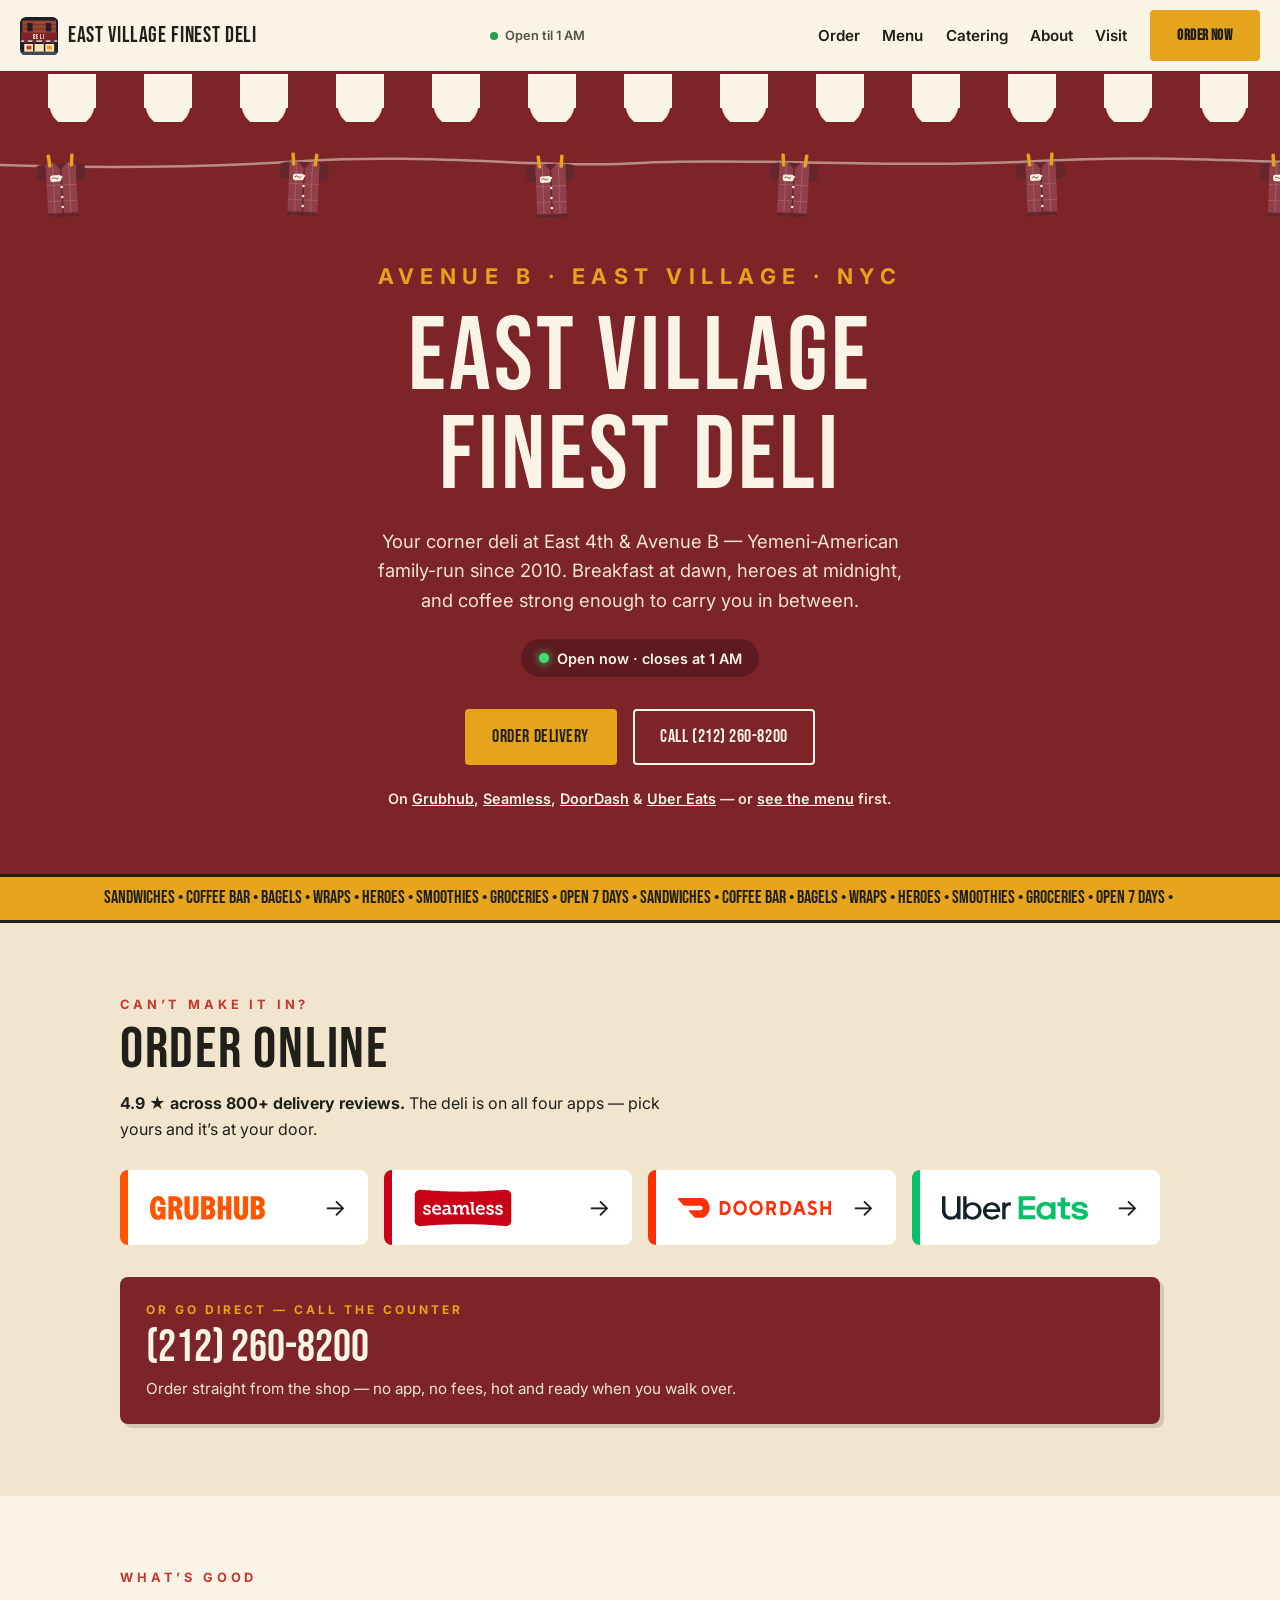
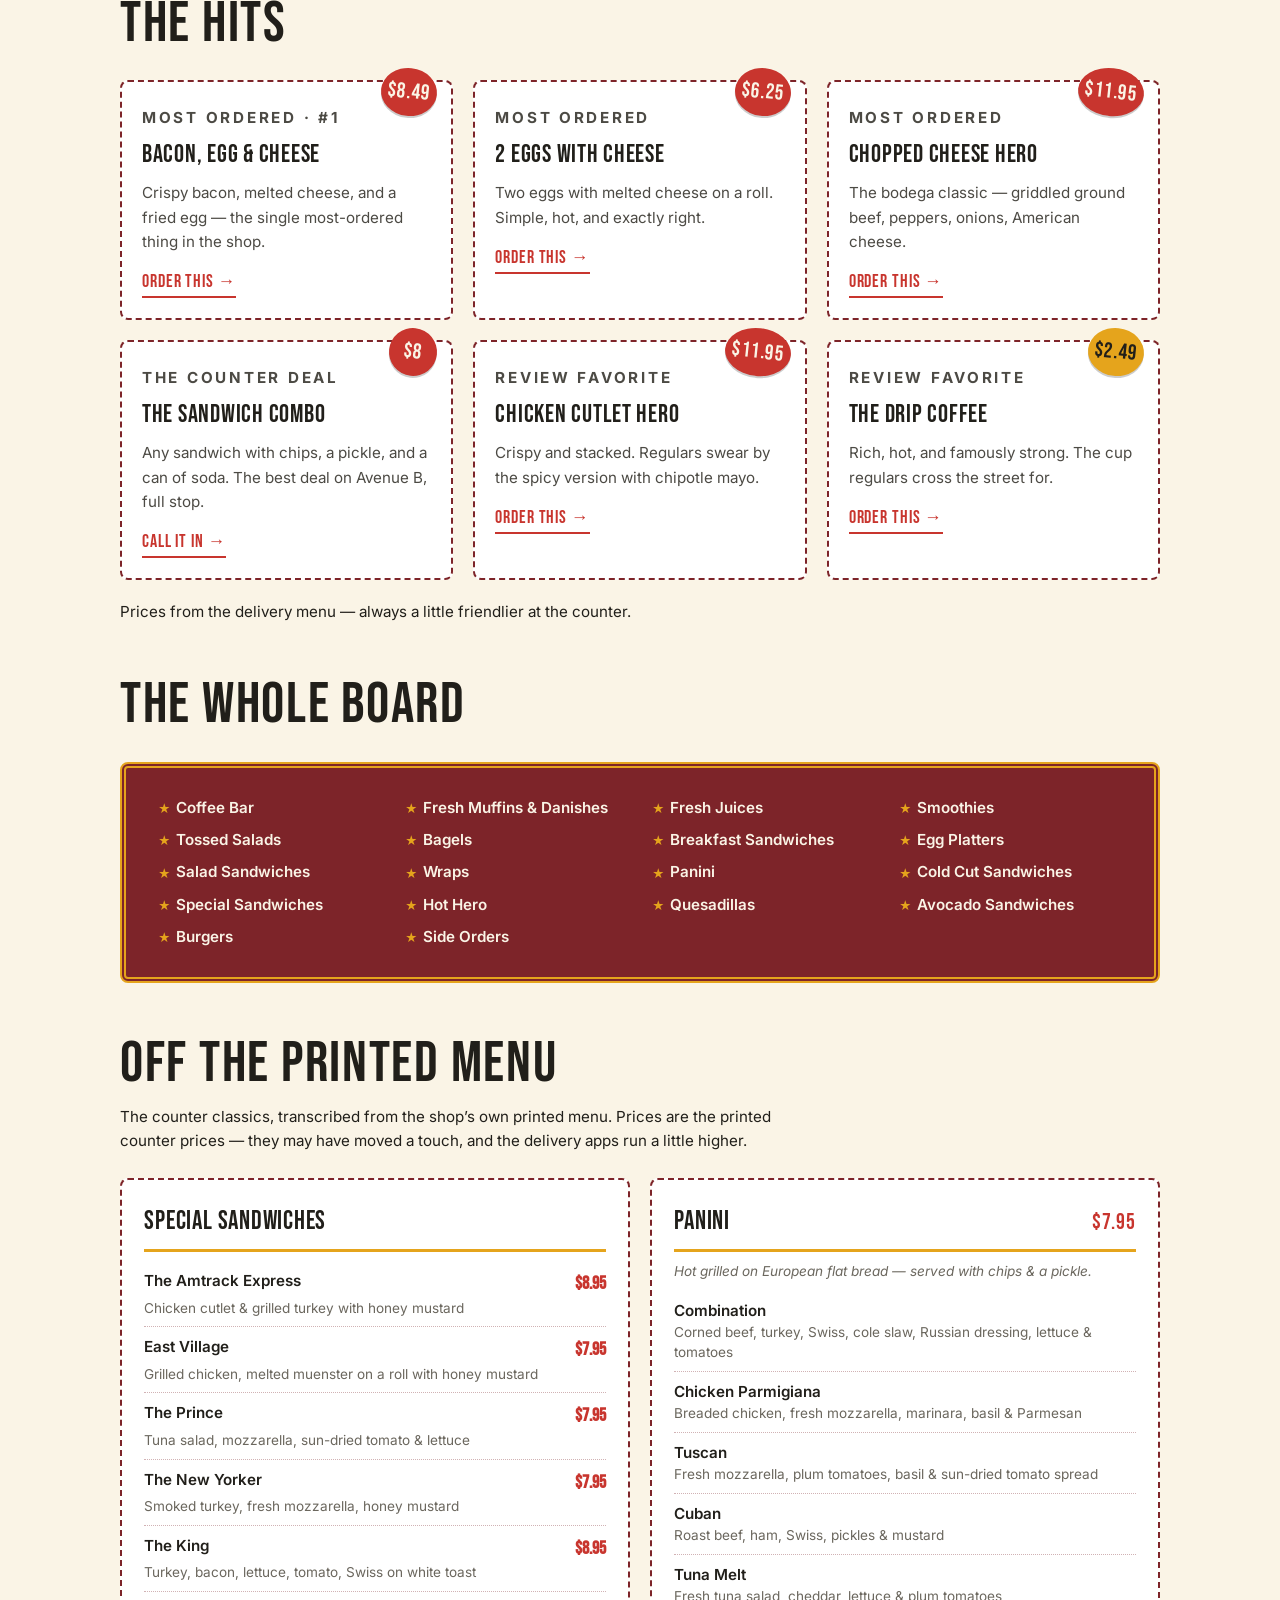
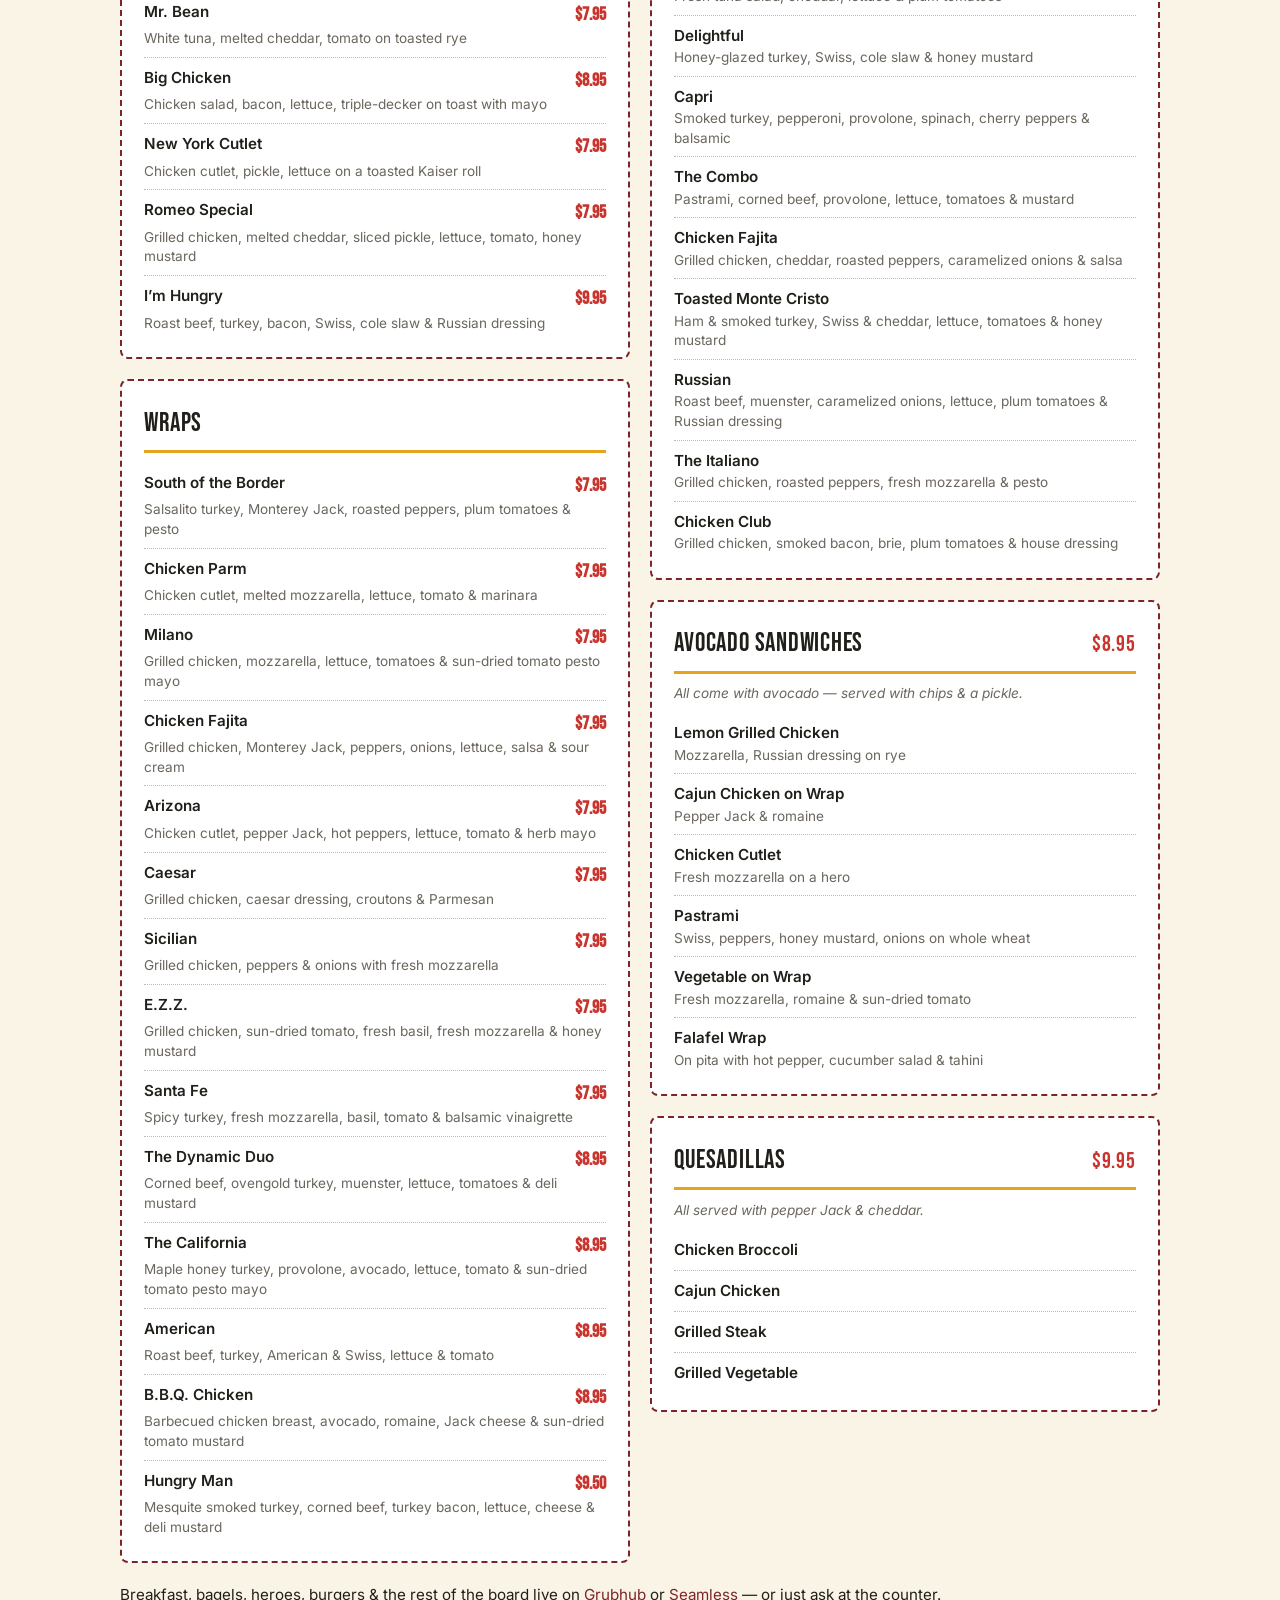
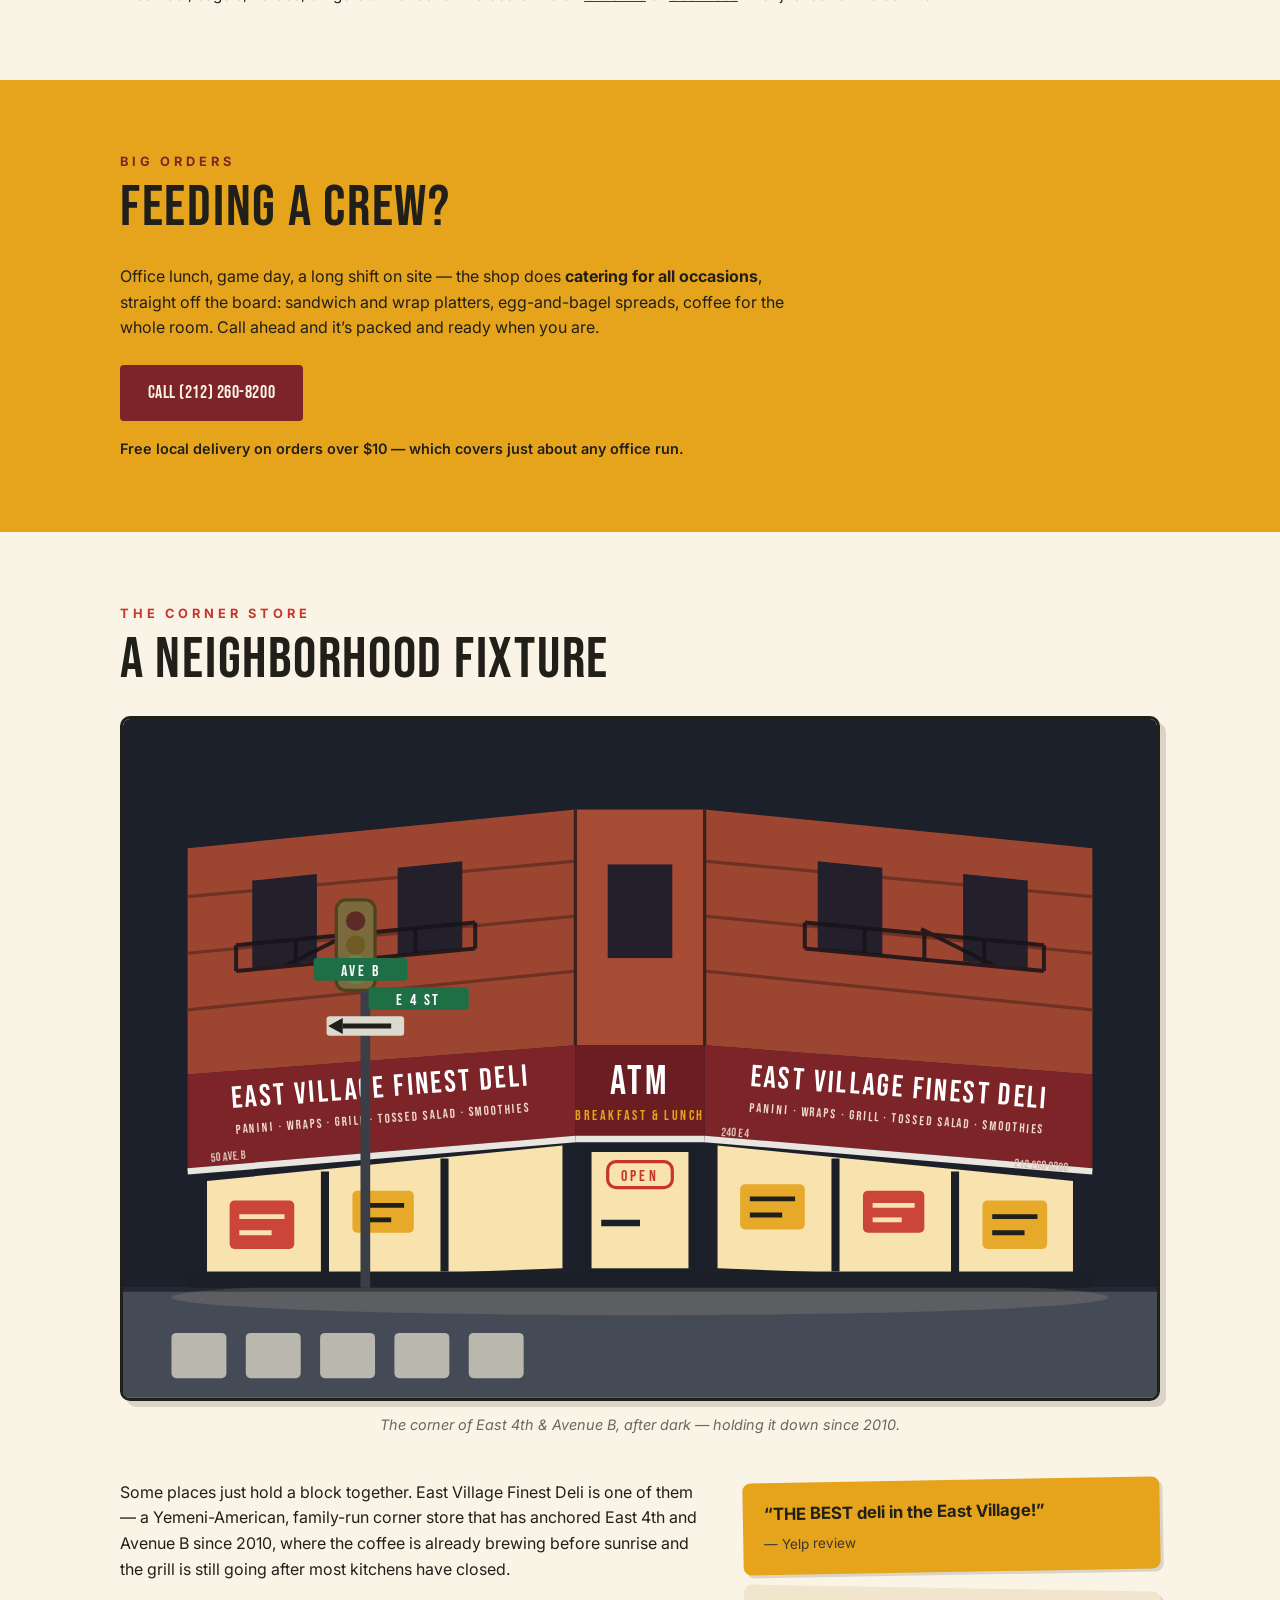
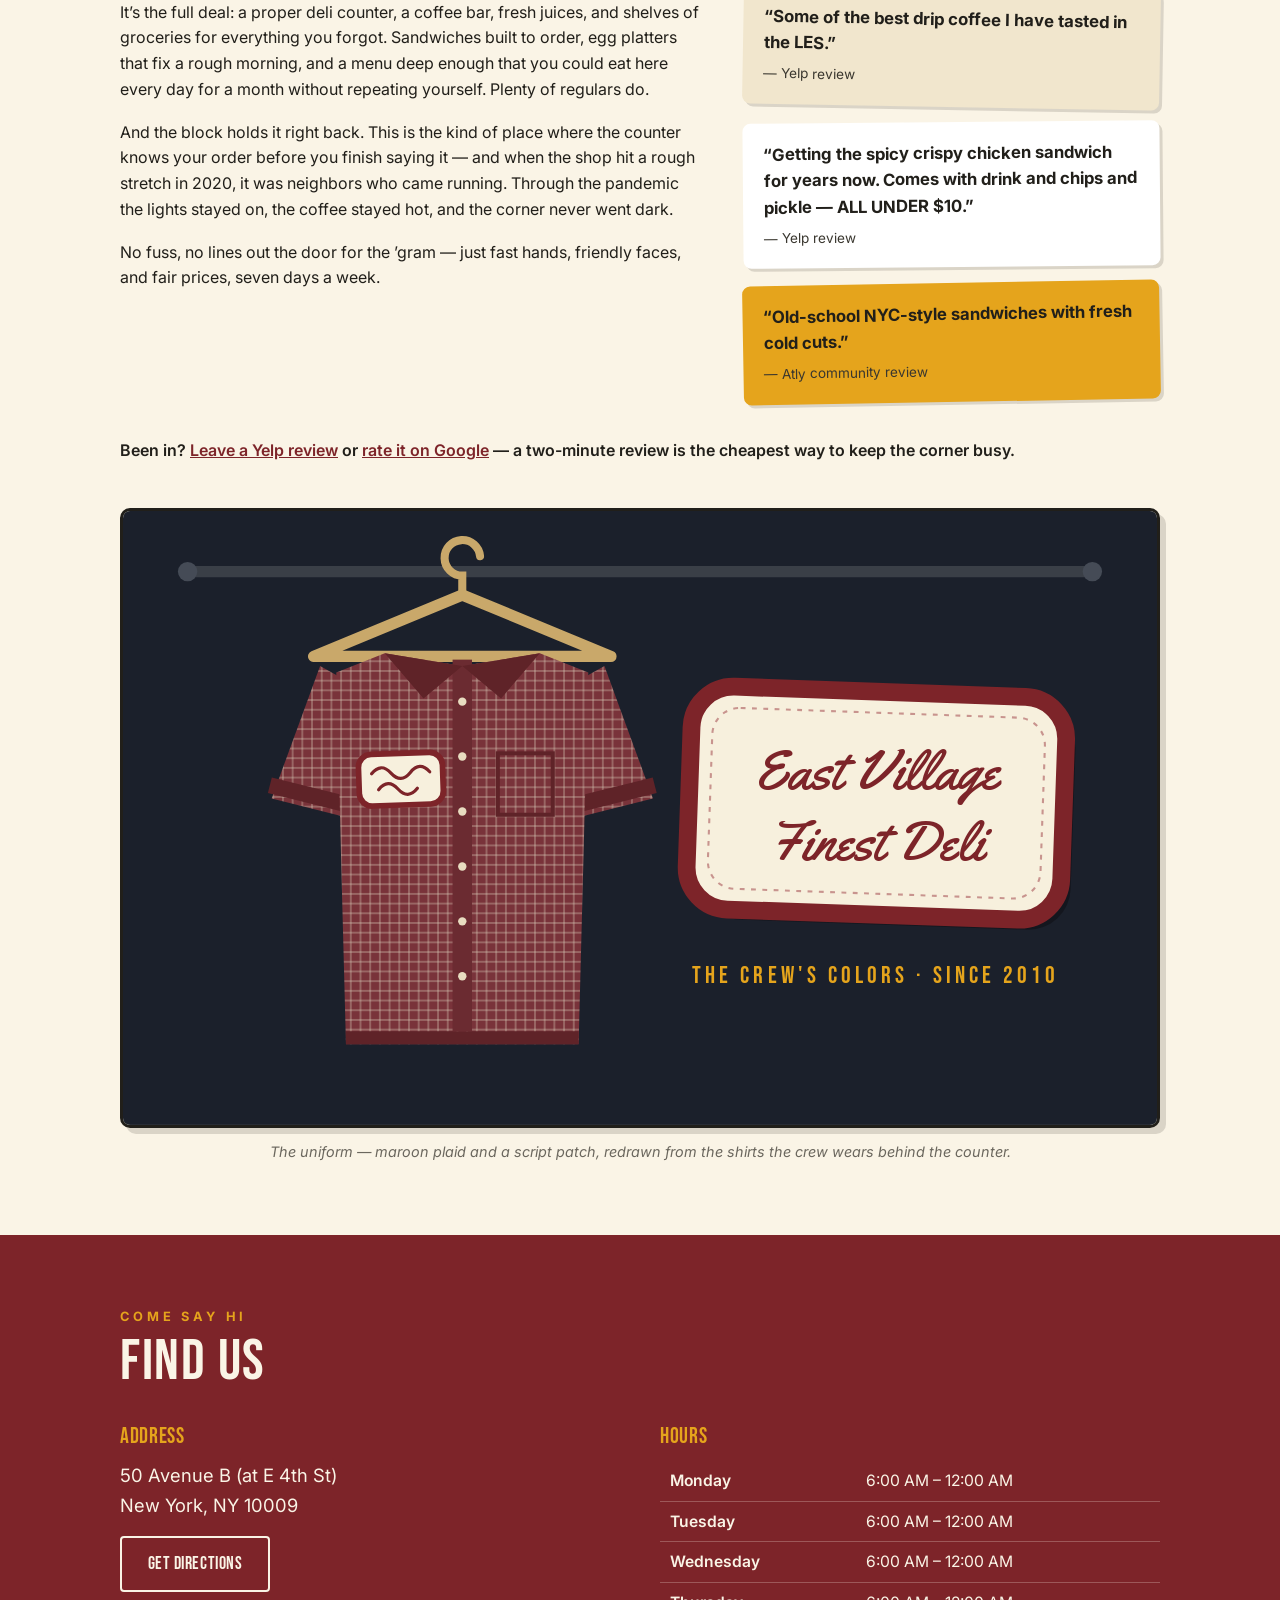
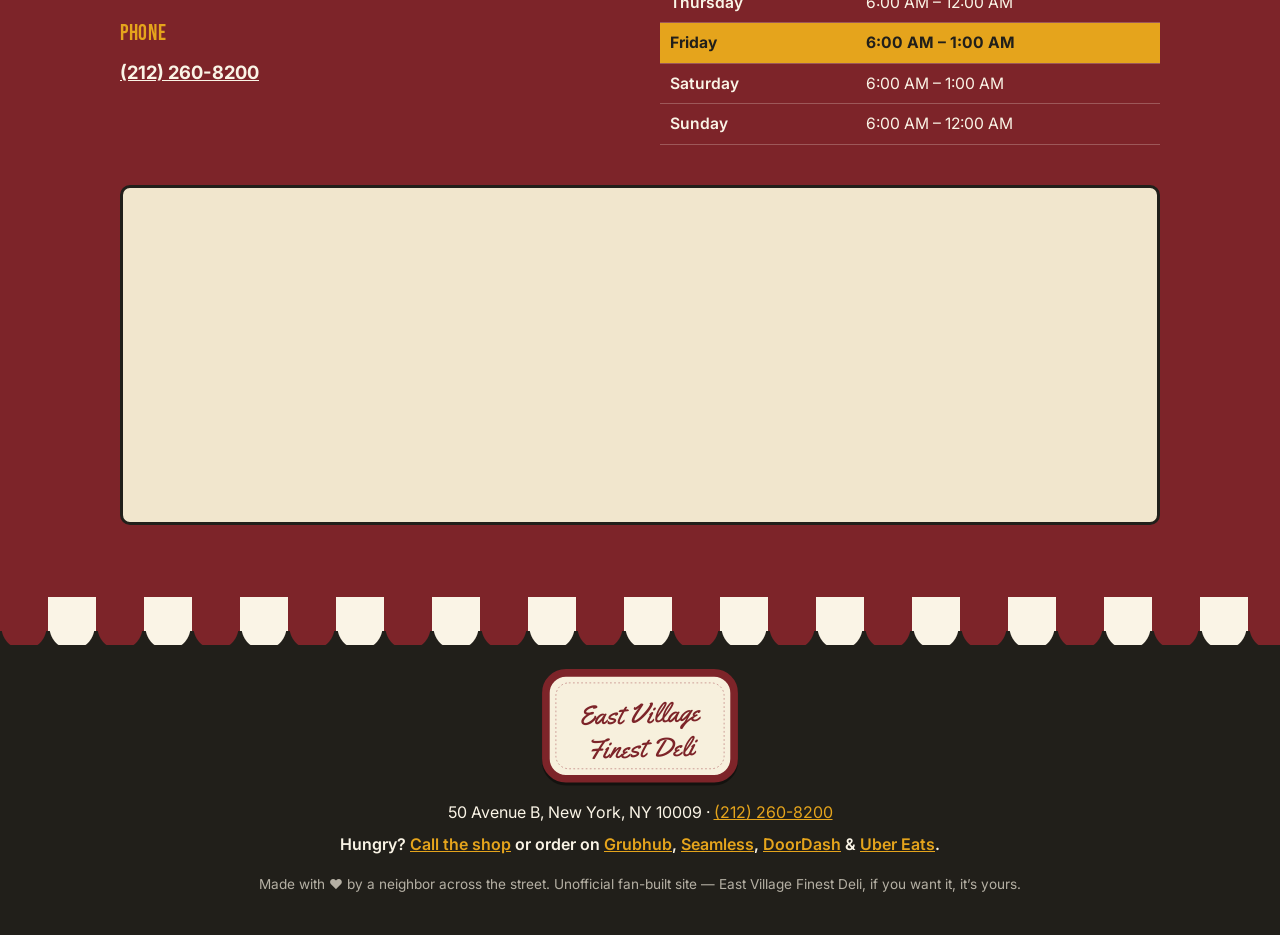
<file: index.html>
<!DOCTYPE html>
<html lang="en">
<head>
  <meta charset="UTF-8">
  <meta name="viewport" content="width=device-width, initial-scale=1.0">
  <title>East Village Finest Deli · 50 Avenue B, NYC</title>
  <meta name="description" content="East Village Finest Deli — Yemeni-American family-run corner deli at E 4th &amp; Avenue B, NYC, since 2010. Breakfast sandwiches, heroes, wraps, strong coffee, and the famous $8 sandwich combo. Open early, open late, seven days a week.">
  <meta property="og:title" content="East Village Finest Deli">
  <meta property="og:description" content="Family-run corner deli at E 4th &amp; Avenue B since 2010. Sandwiches, coffee, groceries — open 6 AM to midnight (later on weekends).">
  <meta property="og:type" content="website">
  <meta property="og:url" content="https://bjornswanson0.github.io/east-village-finest-deli/">
  <meta property="og:image" content="https://bjornswanson0.github.io/east-village-finest-deli/assets/og-image.png">
  <meta property="og:image:width" content="1200">
  <meta property="og:image:height" content="630">
  <meta name="twitter:card" content="summary_large_image">
  <link rel="icon" type="image/svg+xml" href="assets/favicon.svg">
  <link rel="apple-touch-icon" href="assets/icons/apple-touch-icon.png">
  <link rel="manifest" href="manifest.json">
  <meta name="theme-color" content="#7d2429">
  <link rel="preconnect" href="https://fonts.googleapis.com">
  <link rel="preconnect" href="https://fonts.gstatic.com" crossorigin>
  <link href="https://fonts.googleapis.com/css2?family=Bebas+Neue&family=Inter:wght@400;600;700&family=Yellowtail&display=swap" rel="stylesheet">
  <link rel="stylesheet" href="styles.css">
  <script type="application/ld+json">
  {
    "@context": "https://schema.org",
    "@type": "Restaurant",
    "name": "East Village Finest Deli",
    "servesCuisine": "Deli",
    "telephone": "+1-212-260-8200",
    "address": {
      "@type": "PostalAddress",
      "streetAddress": "50 Avenue B",
      "addressLocality": "New York",
      "addressRegion": "NY",
      "postalCode": "10009",
      "addressCountry": "US"
    },
    "openingHoursSpecification": [
      {
        "@type": "OpeningHoursSpecification",
        "dayOfWeek": ["Sunday", "Monday", "Tuesday", "Wednesday", "Thursday"],
        "opens": "06:00",
        "closes": "00:00"
      },
      {
        "@type": "OpeningHoursSpecification",
        "dayOfWeek": ["Friday", "Saturday"],
        "opens": "06:00",
        "closes": "01:00"
      }
    ],
    "url": "https://bjornswanson0.github.io/east-village-finest-deli/",
    "menu": "https://bjornswanson0.github.io/east-village-finest-deli/#menu",
    "sameAs": [
      "https://www.yelp.com/biz/east-village-finest-deli-new-york",
      "https://www.tripadvisor.com/Restaurant_Review-g60763-d4868355-Reviews-East_Village_Finest_Deli-New_York_City_New_York.html",
      "https://www.grubhub.com/restaurant/east-village-finest-deli-50-avenue-b-new-york/2266846",
      "https://www.seamless.com/menu/east-village-finest-deli-50-avenue-b-new-york/2266846",
      "https://www.doordash.com/store/east-village-finest-deli-new-york-545429/",
      "https://www.ubereats.com/store/east-village-finest-deli/pnjrsppMQqGb7pFQu2CI8g"
    ],
    "potentialAction": {
      "@type": "OrderAction",
      "target": [
        "https://www.grubhub.com/restaurant/east-village-finest-deli-50-avenue-b-new-york/2266846",
        "https://www.seamless.com/menu/east-village-finest-deli-50-avenue-b-new-york/2266846",
        "https://www.doordash.com/store/east-village-finest-deli-new-york-545429/",
        "https://www.ubereats.com/store/east-village-finest-deli/pnjrsppMQqGb7pFQu2CI8g"
      ]
    },
    "foundingDate": "2010",
    "priceRange": "$"
  }
  </script>
</head>
<body>

  <a class="skip-link" href="#top">Skip to content</a>

  <header class="site-nav" id="site-nav">
    <a class="brand" href="#top">
      <svg class="brand-badge" viewBox="0 0 64 64" aria-hidden="true" focusable="false">
        <defs>
          <clipPath id="brand-badge-clip"><rect width="64" height="64" rx="10"/></clipPath>
        </defs>
        <g clip-path="url(#brand-badge-clip)">
          <!-- night sky -->
          <rect width="64" height="64" fill="#1b202b"/>
          <!-- brick face -->
          <rect x="4" y="6" width="56" height="22" fill="#9c4530"/>
          <line x1="4" y1="13" x2="60" y2="13" stroke="#6f3122" stroke-width="1.5"/>
          <line x1="4" y1="20" x2="60" y2="20" stroke="#6f3122" stroke-width="1.5"/>
          <rect x="12" y="10" width="9" height="14" fill="#23202b"/>
          <rect x="43" y="10" width="9" height="14" fill="#23202b"/>
          <!-- awning with lettering and trim -->
          <rect x="2" y="26" width="60" height="13" fill="#7d2429"/>
          <text x="32" y="36.5" text-anchor="middle" font-family="Bebas Neue, 'Arial Narrow', sans-serif" font-size="10" letter-spacing="2" fill="#ffffff">DELI</text>
          <rect x="2" y="39" width="60" height="2.5" fill="#e8e6df"/>
          <g fill="#7d2429">
            <circle cx="10" cy="41" r="3.5"/>
            <circle cx="24" cy="41" r="3.5"/>
            <circle cx="40" cy="41" r="3.5"/>
            <circle cx="54" cy="41" r="3.5"/>
          </g>
          <!-- glowing storefront windows -->
          <rect x="7" y="45" width="50" height="13" fill="#f8e2ae"/>
          <line x1="23" y1="45" x2="23" y2="58" stroke="#1a1f28" stroke-width="2.5"/>
          <line x1="41" y1="45" x2="41" y2="58" stroke="#1a1f28" stroke-width="2.5"/>
          <rect x="11" y="48" width="8" height="6" rx="1" fill="#c8352e"/>
          <rect x="45" y="48" width="8" height="6" rx="1" fill="#e5a41c"/>
          <!-- sidewalk -->
          <rect x="0" y="58" width="64" height="6" fill="#454b56"/>
        </g>
      </svg>
      <span class="brand-name">East Village Finest Deli</span>
    </a>
    <span class="nav-status" id="nav-status" hidden>
      <span class="status-dot" aria-hidden="true"></span>
      <span id="nav-status-text"></span>
    </span>
    <nav class="nav-links" id="nav-links" aria-label="Main navigation">
      <a href="#order">Order</a>
      <a href="#menu">Menu</a>
      <a href="#catering">Catering</a>
      <a href="#about">About</a>
      <a href="#visit">Visit</a>
      <a class="btn btn-solid nav-cta" href="#order">Order Now</a>
    </nav>
    <button class="nav-toggle" id="nav-toggle" aria-label="Toggle menu" aria-expanded="false" aria-controls="nav-links">
      <span></span><span></span><span></span>
    </button>
  </header>

  <main id="top">

    <!-- ============ HERO ============ -->
    <section class="hero">
      <div class="awning" aria-hidden="true"></div>
      <div class="hero-line" aria-hidden="true">
        <svg viewBox="0 0 1440 96" preserveAspectRatio="xMidYMid slice" focusable="false">
          <defs>
            <g id="pin-shirt">
              <polygon points="-24,4 -15,2 -15,20 -24,18" fill="#63262c"/>
              <polygon points="24,4 15,2 15,20 24,18" fill="#63262c"/>
              <rect x="-15" y="2" width="30" height="54" rx="3" fill="#914049"/>
              <g stroke="#f2e6d4" stroke-width="1" opacity="0.18">
                <line x1="-8" y1="2" x2="-8" y2="56"/>
                <line x1="8" y1="2" x2="8" y2="56"/>
                <line x1="-15" y1="24" x2="15" y2="24"/>
                <line x1="-15" y1="40" x2="15" y2="40"/>
              </g>
              <rect x="-15" y="52" width="30" height="4" fill="#63262c"/>
              <line x1="0" y1="9" x2="0" y2="52" stroke="#63262c" stroke-width="1.5"/>
              <g fill="#f2e6d4">
                <circle cx="0" cy="16" r="1.3"/><circle cx="0" cy="26" r="1.3"/><circle cx="0" cy="36" r="1.3"/><circle cx="0" cy="46" r="1.3"/>
              </g>
              <polygon points="-6,2 6,2 0,9" fill="#63262c"/>
              <g transform="rotate(-2 -5.5 17)">
                <rect x="-11" y="14" width="11" height="6.5" rx="2" fill="#f7f0dd"/>
                <path d="M-9 17 q1.5 -1.8 3 0 t3 0" fill="none" stroke="#7d2429" stroke-width="0.8" stroke-linecap="round"/>
              </g>
              <rect x="-13" y="-7" width="3.5" height="13" rx="1.2" fill="#e5a41c" transform="rotate(-6 -11 0)"/>
              <rect x="9.5" y="-7" width="3.5" height="13" rx="1.2" fill="#e5a41c" transform="rotate(6 11 0)"/>
            </g>
          </defs>
          <path d="M0 30 C120 38 260 38 385 30 S 630 38 720 32 S 980 38 1120 30 S 1380 36 1440 30" fill="none" stroke="rgba(250,244,230,0.5)" stroke-width="2.5"/>
          <g class="sway" transform="translate(140 30)"><use href="#pin-shirt" transform="rotate(-3)"/></g>
          <g class="sway" transform="translate(385 29)"><use href="#pin-shirt" transform="rotate(2.5)"/></g>
          <g class="sway" transform="translate(630 31)"><use href="#pin-shirt" transform="rotate(-2)"/></g>
          <g class="sway" transform="translate(875 30)"><use href="#pin-shirt" transform="rotate(3)"/></g>
          <g class="sway" transform="translate(1120 29)"><use href="#pin-shirt" transform="rotate(-2.5)"/></g>
          <g class="sway" transform="translate(1365 30)"><use href="#pin-shirt" transform="rotate(2)"/></g>
        </svg>
      </div>
      <div class="hero-inner">
        <p class="eyebrow">Avenue B &middot; East Village &middot; NYC</p>
        <h1>East Village<br>Finest Deli</h1>
        <p class="tagline">Your corner deli at East 4th &amp; Avenue B &mdash; Yemeni-American family-run since 2010. Breakfast at dawn, heroes at midnight, and coffee strong enough to carry you in between.</p>
        <p class="open-status" id="open-status" aria-live="polite">
          <span class="status-dot" aria-hidden="true"></span>
          <span id="open-status-text">Open 6 AM &ndash; midnight &middot; later on weekends</span>
        </p>
        <div class="hero-ctas">
          <a class="btn btn-solid" href="#order">Order Delivery</a>
          <a class="btn btn-outline" href="tel:+12122608200">Call (212) 260-8200</a>
        </div>
        <p class="hero-apps">On <a href="https://www.grubhub.com/restaurant/east-village-finest-deli-50-avenue-b-new-york/2266846" target="_blank" rel="noopener">Grubhub</a>, <a href="https://www.seamless.com/menu/east-village-finest-deli-50-avenue-b-new-york/2266846" target="_blank" rel="noopener">Seamless</a>, <a href="https://www.doordash.com/store/east-village-finest-deli-new-york-545429/" target="_blank" rel="noopener">DoorDash</a> &amp; <a href="https://www.ubereats.com/store/east-village-finest-deli/pnjrsppMQqGb7pFQu2CI8g" target="_blank" rel="noopener">Uber Eats</a> &mdash; or <a href="#menu">see the menu</a> first.</p>
      </div>
      <div class="hero-ticker" aria-hidden="true">
        <div class="ticker-track">
          <span>Sandwiches &bull; Coffee Bar &bull; Bagels &bull; Wraps &bull; Heroes &bull; Smoothies &bull; Groceries &bull; Open 7 Days &bull;&nbsp;</span><span>Sandwiches &bull; Coffee Bar &bull; Bagels &bull; Wraps &bull; Heroes &bull; Smoothies &bull; Groceries &bull; Open 7 Days &bull;&nbsp;</span>
        </div>
      </div>
    </section>

    <!-- ============ ORDER ============ -->
    <section class="section order" id="order">
      <div class="section-inner">
        <p class="section-eyebrow">Can&rsquo;t Make It In?</p>
        <h2>Order Online</h2>
        <p class="section-lede"><strong>4.9 &#9733; across 800+ delivery reviews.</strong> The deli is on all four apps &mdash; pick yours and it&rsquo;s at your door.</p>
        <div class="order-grid">
          <a class="order-card grubhub" href="https://www.grubhub.com/restaurant/east-village-finest-deli-50-avenue-b-new-york/2266846" target="_blank" rel="noopener">
            <img class="order-logo" src="assets/logos/grubhub.svg" alt="Grubhub">
            <span class="order-arrow" aria-hidden="true">&rarr;</span>
          </a>
          <a class="order-card seamless" href="https://www.seamless.com/menu/east-village-finest-deli-50-avenue-b-new-york/2266846" target="_blank" rel="noopener">
            <img class="order-logo" src="assets/logos/seamless.svg" alt="Seamless">
            <span class="order-arrow" aria-hidden="true">&rarr;</span>
          </a>
          <a class="order-card doordash" href="https://www.doordash.com/store/east-village-finest-deli-new-york-545429/" target="_blank" rel="noopener">
            <img class="order-logo" src="assets/logos/doordash.svg" alt="DoorDash">
            <span class="order-arrow" aria-hidden="true">&rarr;</span>
          </a>
          <a class="order-card ubereats" href="https://www.ubereats.com/store/east-village-finest-deli/pnjrsppMQqGb7pFQu2CI8g" target="_blank" rel="noopener">
            <img class="order-logo" src="assets/logos/ubereats.svg" alt="Uber Eats">
            <span class="order-arrow" aria-hidden="true">&rarr;</span>
          </a>
        </div>
        <a class="call-direct" href="tel:+12122608200">
          <span class="call-direct-label">Or go direct &mdash; call the counter</span>
          <strong class="call-direct-number">(212) 260-8200</strong>
          <span class="call-direct-note">Order straight from the shop &mdash; no app, no fees, hot and ready when you walk over.</span>
        </a>
      </div>
    </section>

    <!-- ============ MENU ============ -->
    <section class="section menu" id="menu">
      <div class="section-inner">
        <p class="section-eyebrow">What&rsquo;s Good</p>
        <h2>The Hits</h2>
        <div class="signature-grid">
          <article class="signature-card">
            <span class="price-tag">$8.49</span>
            <p class="card-label">Most Ordered &middot; #1</p>
            <h3>Bacon, Egg &amp; Cheese</h3>
            <p>Crispy bacon, melted cheese, and a fried egg &mdash; the single most-ordered thing in the shop.</p>
            <a class="card-order" href="https://www.grubhub.com/restaurant/east-village-finest-deli-50-avenue-b-new-york/2266846" target="_blank" rel="noopener" aria-label="Order the Bacon, Egg &amp; Cheese on Grubhub">Order this <span aria-hidden="true">&rarr;</span></a>
          </article>
          <article class="signature-card">
            <span class="price-tag">$6.25</span>
            <p class="card-label">Most Ordered</p>
            <h3>2 Eggs with Cheese</h3>
            <p>Two eggs with melted cheese on a roll. Simple, hot, and exactly right.</p>
            <a class="card-order" href="https://www.grubhub.com/restaurant/east-village-finest-deli-50-avenue-b-new-york/2266846" target="_blank" rel="noopener" aria-label="Order the 2 Eggs with Cheese on Grubhub">Order this <span aria-hidden="true">&rarr;</span></a>
          </article>
          <article class="signature-card">
            <span class="price-tag">$11.95</span>
            <p class="card-label">Most Ordered</p>
            <h3>Chopped Cheese Hero</h3>
            <p>The bodega classic &mdash; griddled ground beef, peppers, onions, American cheese.</p>
            <a class="card-order" href="https://www.grubhub.com/restaurant/east-village-finest-deli-50-avenue-b-new-york/2266846" target="_blank" rel="noopener" aria-label="Order the Chopped Cheese Hero on Grubhub">Order this <span aria-hidden="true">&rarr;</span></a>
          </article>
          <article class="signature-card">
            <span class="price-tag">$8</span>
            <p class="card-label">The Counter Deal</p>
            <h3>The Sandwich Combo</h3>
            <p>Any sandwich with chips, a pickle, and a can of soda. The best deal on Avenue B, full stop.</p>
            <a class="card-order" href="tel:+12122608200" aria-label="Call the deli to get the Sandwich Combo — it&rsquo;s a counter deal">Call it in <span aria-hidden="true">&rarr;</span></a>
          </article>
          <article class="signature-card">
            <span class="price-tag">$11.95</span>
            <p class="card-label">Review Favorite</p>
            <h3>Chicken Cutlet Hero</h3>
            <p>Crispy and stacked. Regulars swear by the spicy version with chipotle mayo.</p>
            <a class="card-order" href="https://www.grubhub.com/restaurant/east-village-finest-deli-50-avenue-b-new-york/2266846" target="_blank" rel="noopener" aria-label="Order the Chicken Cutlet Hero on Grubhub">Order this <span aria-hidden="true">&rarr;</span></a>
          </article>
          <article class="signature-card">
            <span class="price-tag star">$2.49</span>
            <p class="card-label">Review Favorite</p>
            <h3>The Drip Coffee</h3>
            <p>Rich, hot, and famously strong. The cup regulars cross the street for.</p>
            <a class="card-order" href="https://www.grubhub.com/restaurant/east-village-finest-deli-50-avenue-b-new-york/2266846" target="_blank" rel="noopener" aria-label="Order the Drip Coffee on Grubhub">Order this <span aria-hidden="true">&rarr;</span></a>
          </article>
        </div>
        <p class="menu-note">Prices from the delivery menu &mdash; always a little friendlier at the counter.</p>

        <h2 class="board-title">The Whole Board</h2>
        <ul class="category-grid">
          <li>Coffee Bar</li>
          <li>Fresh Muffins &amp; Danishes</li>
          <li>Fresh Juices</li>
          <li>Smoothies</li>
          <li>Tossed Salads</li>
          <li>Bagels</li>
          <li>Breakfast Sandwiches</li>
          <li>Egg Platters</li>
          <li>Salad Sandwiches</li>
          <li>Wraps</li>
          <li>Panini</li>
          <li>Cold Cut Sandwiches</li>
          <li>Special Sandwiches</li>
          <li>Hot Hero</li>
          <li>Quesadillas</li>
          <li>Avocado Sandwiches</li>
          <li>Burgers</li>
          <li>Side Orders</li>
        </ul>
        <h2 class="board-title">Off the Printed Menu</h2>
        <p class="menu-lede">The counter classics, transcribed from the shop&rsquo;s own printed menu. Prices are the printed counter prices &mdash; they may have moved a touch, and the delivery apps run a little higher.</p>
        <div class="menu-board">
          <article class="menu-cat">
            <h3>Special Sandwiches</h3>
            <ul class="menu-items">
              <li><p class="mi-line"><span>The Amtrack Express</span><span class="mi-price">$8.95</span></p><p class="mi-desc">Chicken cutlet &amp; grilled turkey with honey mustard</p></li>
              <li><p class="mi-line"><span>East Village</span><span class="mi-price">$7.95</span></p><p class="mi-desc">Grilled chicken, melted muenster on a roll with honey mustard</p></li>
              <li><p class="mi-line"><span>The Prince</span><span class="mi-price">$7.95</span></p><p class="mi-desc">Tuna salad, mozzarella, sun-dried tomato &amp; lettuce</p></li>
              <li><p class="mi-line"><span>The New Yorker</span><span class="mi-price">$7.95</span></p><p class="mi-desc">Smoked turkey, fresh mozzarella, honey mustard</p></li>
              <li><p class="mi-line"><span>The King</span><span class="mi-price">$8.95</span></p><p class="mi-desc">Turkey, bacon, lettuce, tomato, Swiss on white toast</p></li>
              <li><p class="mi-line"><span>Mr. Bean</span><span class="mi-price">$7.95</span></p><p class="mi-desc">White tuna, melted cheddar, tomato on toasted rye</p></li>
              <li><p class="mi-line"><span>Big Chicken</span><span class="mi-price">$8.95</span></p><p class="mi-desc">Chicken salad, bacon, lettuce, triple-decker on toast with mayo</p></li>
              <li><p class="mi-line"><span>New York Cutlet</span><span class="mi-price">$7.95</span></p><p class="mi-desc">Chicken cutlet, pickle, lettuce on a toasted Kaiser roll</p></li>
              <li><p class="mi-line"><span>Romeo Special</span><span class="mi-price">$7.95</span></p><p class="mi-desc">Grilled chicken, melted cheddar, sliced pickle, lettuce, tomato, honey mustard</p></li>
              <li><p class="mi-line"><span>I&rsquo;m Hungry</span><span class="mi-price">$9.95</span></p><p class="mi-desc">Roast beef, turkey, bacon, Swiss, cole slaw &amp; Russian dressing</p></li>
            </ul>
          </article>
          <article class="menu-cat">
            <h3>Wraps</h3>
            <ul class="menu-items">
              <li><p class="mi-line"><span>South of the Border</span><span class="mi-price">$7.95</span></p><p class="mi-desc">Salsalito turkey, Monterey Jack, roasted peppers, plum tomatoes &amp; pesto</p></li>
              <li><p class="mi-line"><span>Chicken Parm</span><span class="mi-price">$7.95</span></p><p class="mi-desc">Chicken cutlet, melted mozzarella, lettuce, tomato &amp; marinara</p></li>
              <li><p class="mi-line"><span>Milano</span><span class="mi-price">$7.95</span></p><p class="mi-desc">Grilled chicken, mozzarella, lettuce, tomatoes &amp; sun-dried tomato pesto mayo</p></li>
              <li><p class="mi-line"><span>Chicken Fajita</span><span class="mi-price">$7.95</span></p><p class="mi-desc">Grilled chicken, Monterey Jack, peppers, onions, lettuce, salsa &amp; sour cream</p></li>
              <li><p class="mi-line"><span>Arizona</span><span class="mi-price">$7.95</span></p><p class="mi-desc">Chicken cutlet, pepper Jack, hot peppers, lettuce, tomato &amp; herb mayo</p></li>
              <li><p class="mi-line"><span>Caesar</span><span class="mi-price">$7.95</span></p><p class="mi-desc">Grilled chicken, caesar dressing, croutons &amp; Parmesan</p></li>
              <li><p class="mi-line"><span>Sicilian</span><span class="mi-price">$7.95</span></p><p class="mi-desc">Grilled chicken, peppers &amp; onions with fresh mozzarella</p></li>
              <li><p class="mi-line"><span>E.Z.Z.</span><span class="mi-price">$7.95</span></p><p class="mi-desc">Grilled chicken, sun-dried tomato, fresh basil, fresh mozzarella &amp; honey mustard</p></li>
              <li><p class="mi-line"><span>Santa Fe</span><span class="mi-price">$7.95</span></p><p class="mi-desc">Spicy turkey, fresh mozzarella, basil, tomato &amp; balsamic vinaigrette</p></li>
              <li><p class="mi-line"><span>The Dynamic Duo</span><span class="mi-price">$8.95</span></p><p class="mi-desc">Corned beef, ovengold turkey, muenster, lettuce, tomatoes &amp; deli mustard</p></li>
              <li><p class="mi-line"><span>The California</span><span class="mi-price">$8.95</span></p><p class="mi-desc">Maple honey turkey, provolone, avocado, lettuce, tomato &amp; sun-dried tomato pesto mayo</p></li>
              <li><p class="mi-line"><span>American</span><span class="mi-price">$8.95</span></p><p class="mi-desc">Roast beef, turkey, American &amp; Swiss, lettuce &amp; tomato</p></li>
              <li><p class="mi-line"><span>B.B.Q. Chicken</span><span class="mi-price">$8.95</span></p><p class="mi-desc">Barbecued chicken breast, avocado, romaine, Jack cheese &amp; sun-dried tomato mustard</p></li>
              <li><p class="mi-line"><span>Hungry Man</span><span class="mi-price">$9.50</span></p><p class="mi-desc">Mesquite smoked turkey, corned beef, turkey bacon, lettuce, cheese &amp; deli mustard</p></li>
            </ul>
          </article>
          <article class="menu-cat">
            <h3>Panini <span class="cat-price">$7.95</span></h3>
            <p class="cat-note">Hot grilled on European flat bread &mdash; served with chips &amp; a pickle.</p>
            <ul class="menu-items">
              <li><p class="mi-line"><span>Combination</span></p><p class="mi-desc">Corned beef, turkey, Swiss, cole slaw, Russian dressing, lettuce &amp; tomatoes</p></li>
              <li><p class="mi-line"><span>Chicken Parmigiana</span></p><p class="mi-desc">Breaded chicken, fresh mozzarella, marinara, basil &amp; Parmesan</p></li>
              <li><p class="mi-line"><span>Tuscan</span></p><p class="mi-desc">Fresh mozzarella, plum tomatoes, basil &amp; sun-dried tomato spread</p></li>
              <li><p class="mi-line"><span>Cuban</span></p><p class="mi-desc">Roast beef, ham, Swiss, pickles &amp; mustard</p></li>
              <li><p class="mi-line"><span>Tuna Melt</span></p><p class="mi-desc">Fresh tuna salad, cheddar, lettuce &amp; plum tomatoes</p></li>
              <li><p class="mi-line"><span>Delightful</span></p><p class="mi-desc">Honey-glazed turkey, Swiss, cole slaw &amp; honey mustard</p></li>
              <li><p class="mi-line"><span>Capri</span></p><p class="mi-desc">Smoked turkey, pepperoni, provolone, spinach, cherry peppers &amp; balsamic</p></li>
              <li><p class="mi-line"><span>The Combo</span></p><p class="mi-desc">Pastrami, corned beef, provolone, lettuce, tomatoes &amp; mustard</p></li>
              <li><p class="mi-line"><span>Chicken Fajita</span></p><p class="mi-desc">Grilled chicken, cheddar, roasted peppers, caramelized onions &amp; salsa</p></li>
              <li><p class="mi-line"><span>Toasted Monte Cristo</span></p><p class="mi-desc">Ham &amp; smoked turkey, Swiss &amp; cheddar, lettuce, tomatoes &amp; honey mustard</p></li>
              <li><p class="mi-line"><span>Russian</span></p><p class="mi-desc">Roast beef, muenster, caramelized onions, lettuce, plum tomatoes &amp; Russian dressing</p></li>
              <li><p class="mi-line"><span>The Italiano</span></p><p class="mi-desc">Grilled chicken, roasted peppers, fresh mozzarella &amp; pesto</p></li>
              <li><p class="mi-line"><span>Chicken Club</span></p><p class="mi-desc">Grilled chicken, smoked bacon, brie, plum tomatoes &amp; house dressing</p></li>
            </ul>
          </article>
          <article class="menu-cat">
            <h3>Avocado Sandwiches <span class="cat-price">$8.95</span></h3>
            <p class="cat-note">All come with avocado &mdash; served with chips &amp; a pickle.</p>
            <ul class="menu-items">
              <li><p class="mi-line"><span>Lemon Grilled Chicken</span></p><p class="mi-desc">Mozzarella, Russian dressing on rye</p></li>
              <li><p class="mi-line"><span>Cajun Chicken on Wrap</span></p><p class="mi-desc">Pepper Jack &amp; romaine</p></li>
              <li><p class="mi-line"><span>Chicken Cutlet</span></p><p class="mi-desc">Fresh mozzarella on a hero</p></li>
              <li><p class="mi-line"><span>Pastrami</span></p><p class="mi-desc">Swiss, peppers, honey mustard, onions on whole wheat</p></li>
              <li><p class="mi-line"><span>Vegetable on Wrap</span></p><p class="mi-desc">Fresh mozzarella, romaine &amp; sun-dried tomato</p></li>
              <li><p class="mi-line"><span>Falafel Wrap</span></p><p class="mi-desc">On pita with hot pepper, cucumber salad &amp; tahini</p></li>
            </ul>
          </article>
          <article class="menu-cat">
            <h3>Quesadillas <span class="cat-price">$9.95</span></h3>
            <p class="cat-note">All served with pepper Jack &amp; cheddar.</p>
            <ul class="menu-items">
              <li><p class="mi-line"><span>Chicken Broccoli</span></p></li>
              <li><p class="mi-line"><span>Cajun Chicken</span></p></li>
              <li><p class="mi-line"><span>Grilled Steak</span></p></li>
              <li><p class="mi-line"><span>Grilled Vegetable</span></p></li>
            </ul>
          </article>
        </div>
        <p class="menu-note">Breakfast, bagels, heroes, burgers &amp; the rest of the board live on <a href="https://www.grubhub.com/restaurant/east-village-finest-deli-50-avenue-b-new-york/2266846" target="_blank" rel="noopener">Grubhub</a> or <a href="https://www.seamless.com/menu/east-village-finest-deli-50-avenue-b-new-york/2266846" target="_blank" rel="noopener">Seamless</a> &mdash; or just ask at the counter.</p>
      </div>
    </section>

    <!-- ============ CATERING ============ -->
    <section class="section catering" id="catering">
      <div class="section-inner">
        <p class="section-eyebrow">Big Orders</p>
        <h2>Feeding a Crew?</h2>
        <p class="catering-lede">Office lunch, game day, a long shift on site &mdash; the shop does <strong>catering for all occasions</strong>, straight off the board: sandwich and wrap platters, egg-and-bagel spreads, coffee for the whole room. Call ahead and it&rsquo;s packed and ready when you are.</p>
        <a class="btn btn-solid" href="tel:+12122608200">Call (212) 260-8200</a>
        <p class="catering-note">Free local delivery on orders over $10 &mdash; which covers just about any office run.</p>
      </div>
    </section>

    <!-- ============ ABOUT ============ -->
    <section class="section about" id="about">
      <div class="section-inner">
        <p class="section-eyebrow">The Corner Store</p>
        <h2>A Neighborhood Fixture</h2>

        <figure class="storefront">
          <svg viewBox="0 0 640 420" role="img" aria-label="Night illustration of the East Village Finest Deli storefront: maroon awnings with white lettering wrap the red-brick corner of East 4th Street and Avenue B, fire escapes above, windows glowing warm over the sidewalk, and the green street signs on the corner pole.">
            <!-- night sky -->
            <rect x="0" y="0" width="640" height="420" fill="#1b202b"/>
            <!-- sidewalk -->
            <rect x="0" y="352" width="640" height="68" fill="#454b56"/>
            <line x1="0" y1="353" x2="640" y2="353" stroke="#232833" stroke-width="3"/>
            <ellipse cx="320" cy="358" rx="290" ry="11" fill="#f8e2ae" opacity="0.12"/>
            <!-- crosswalk -->
            <g fill="#d8d3c4" opacity="0.8">
              <rect x="30" y="380" width="34" height="28" rx="3"/><rect x="76" y="380" width="34" height="28" rx="3"/><rect x="122" y="380" width="34" height="28" rx="3"/><rect x="168" y="380" width="34" height="28" rx="3"/><rect x="214" y="380" width="34" height="28" rx="3"/>
            </g>
            <!-- brick faces: left (Ave B), corner, right (E 4th) -->
            <polygon points="40,80 280,56 280,202 40,220" fill="#9c4530"/>
            <polygon points="280,56 360,56 360,202 280,202" fill="#a84b34"/>
            <polygon points="360,56 600,80 600,220 360,202" fill="#9c4530"/>
            <line x1="40" y1="110" x2="280" y2="88" stroke="#6f3122" stroke-width="2"/>
            <line x1="40" y1="145" x2="280" y2="122" stroke="#6f3122" stroke-width="2"/>
            <line x1="40" y1="180" x2="280" y2="156" stroke="#6f3122" stroke-width="2"/>
            <line x1="360" y1="88" x2="600" y2="110" stroke="#6f3122" stroke-width="2"/>
            <line x1="360" y1="122" x2="600" y2="145" stroke="#6f3122" stroke-width="2"/>
            <line x1="360" y1="156" x2="600" y2="180" stroke="#6f3122" stroke-width="2"/>
            <line x1="280" y1="56" x2="280" y2="202" stroke="#3a221a" stroke-width="2"/>
            <line x1="360" y1="56" x2="360" y2="202" stroke="#3a221a" stroke-width="2"/>
            <!-- dark upstairs windows -->
            <polygon points="80,100 120,96 120,150 80,154" fill="#23202b"/>
            <polygon points="170,92 210,88 210,142 170,146" fill="#23202b"/>
            <rect x="300" y="90" width="40" height="58" fill="#23202b"/>
            <polygon points="430,88 470,92 470,146 430,142" fill="#23202b"/>
            <polygon points="520,96 560,100 560,154 520,150" fill="#23202b"/>
            <!-- fire escapes -->
            <g stroke="#15121a" stroke-width="2.5" fill="none" opacity="0.85">
              <line x1="70" y1="156" x2="218" y2="142"/>
              <line x1="70" y1="140" x2="218" y2="126"/>
              <line x1="70" y1="140" x2="70" y2="156"/>
              <line x1="107" y1="136.5" x2="107" y2="152.5"/>
              <line x1="144" y1="133" x2="144" y2="149"/>
              <line x1="181" y1="129.5" x2="181" y2="145.5"/>
              <line x1="218" y1="126" x2="218" y2="142"/>
              <line x1="100" y1="153" x2="146" y2="130"/>
              <line x1="422" y1="126" x2="570" y2="140"/>
              <line x1="422" y1="142" x2="570" y2="156"/>
              <line x1="422" y1="126" x2="422" y2="142"/>
              <line x1="459" y1="129.5" x2="459" y2="145.5"/>
              <line x1="496" y1="133" x2="496" y2="149"/>
              <line x1="533" y1="136.5" x2="533" y2="152.5"/>
              <line x1="570" y1="140" x2="570" y2="156"/>
              <line x1="494" y1="130" x2="540" y2="153"/>
            </g>
            <!-- awnings -->
            <polygon points="40,220 280,202 280,258 40,278" fill="#7d2429"/>
            <polygon points="360,202 600,220 600,278 360,258" fill="#7d2429"/>
            <rect x="280" y="202" width="80" height="56" fill="#6a1e22"/>
            <line x1="40" y1="280" x2="280" y2="260" stroke="#e8e6df" stroke-width="4"/>
            <line x1="360" y1="260" x2="600" y2="280" stroke="#e8e6df" stroke-width="4"/>
            <line x1="280" y1="260" x2="360" y2="260" stroke="#e8e6df" stroke-width="4"/>
            <!-- awning lettering -->
            <g font-family="Bebas Neue, 'Arial Narrow', sans-serif" fill="#ffffff">
              <g transform="rotate(-4.3 160 236)">
                <text x="160" y="234" text-anchor="middle" font-size="19" letter-spacing="1.5">EAST VILLAGE FINEST DELI</text>
                <text x="160" y="250" text-anchor="middle" font-size="8" letter-spacing="1.2" fill="#ecd8cd">PANINI &#183; WRAPS &#183; GRILL &#183; TOSSED SALAD &#183; SMOOTHIES</text>
                <text x="52" y="266" text-anchor="start" font-size="7.5" fill="#dcbfb4">50 AVE. B</text>
              </g>
              <g transform="rotate(4.3 480 236)">
                <text x="480" y="234" text-anchor="middle" font-size="19" letter-spacing="1.5">EAST VILLAGE FINEST DELI</text>
                <text x="480" y="250" text-anchor="middle" font-size="8" letter-spacing="1.2" fill="#ecd8cd">PANINI &#183; WRAPS &#183; GRILL &#183; TOSSED SALAD &#183; SMOOTHIES</text>
                <text x="372" y="266" text-anchor="start" font-size="7.5" fill="#dcbfb4">240 E 4</text>
                <text x="588" y="272" text-anchor="end" font-size="7.5" fill="#dcbfb4">212&#183;260&#183;8200</text>
              </g>
              <text x="320" y="232" text-anchor="middle" font-size="25" letter-spacing="2">ATM</text>
              <text x="320" y="248" text-anchor="middle" font-size="8.5" letter-spacing="1.5" fill="#e5a41c">BREAKFAST &amp; LUNCH</text>
            </g>
            <!-- glowing storefront windows -->
            <polygon points="52,286 272,264 272,340 52,348" fill="#f8e2ae"/>
            <polygon points="368,264 588,286 588,348 368,340" fill="#f8e2ae"/>
            <line x1="125" y1="280" x2="125" y2="345" stroke="#1a1f28" stroke-width="5"/>
            <line x1="199" y1="272" x2="199" y2="342" stroke="#1a1f28" stroke-width="5"/>
            <line x1="441" y1="272" x2="441" y2="342" stroke="#1a1f28" stroke-width="5"/>
            <line x1="515" y1="280" x2="515" y2="345" stroke="#1a1f28" stroke-width="5"/>
            <!-- food posters in the glass -->
            <g>
              <rect x="66" y="298" width="40" height="30" rx="3" fill="#c8352e" opacity="0.9"/>
              <line x1="72" y1="308" x2="100" y2="308" stroke="#f8e2ae" stroke-width="3"/>
              <line x1="72" y1="318" x2="92" y2="318" stroke="#f8e2ae" stroke-width="3"/>
              <rect x="142" y="292" width="38" height="26" rx="3" fill="#e5a41c" opacity="0.9"/>
              <line x1="148" y1="301" x2="174" y2="301" stroke="#211f1a" stroke-width="3"/>
              <line x1="148" y1="310" x2="166" y2="310" stroke="#211f1a" stroke-width="3"/>
              <rect x="382" y="288" width="40" height="28" rx="3" fill="#e5a41c" opacity="0.9"/>
              <line x1="388" y1="297" x2="416" y2="297" stroke="#211f1a" stroke-width="3"/>
              <line x1="388" y1="307" x2="408" y2="307" stroke="#211f1a" stroke-width="3"/>
              <rect x="458" y="292" width="38" height="26" rx="3" fill="#c8352e" opacity="0.9"/>
              <line x1="464" y1="301" x2="490" y2="301" stroke="#f8e2ae" stroke-width="3"/>
              <line x1="464" y1="310" x2="482" y2="310" stroke="#f8e2ae" stroke-width="3"/>
              <rect x="532" y="298" width="40" height="30" rx="3" fill="#e5a41c" opacity="0.9"/>
              <line x1="538" y1="308" x2="566" y2="308" stroke="#211f1a" stroke-width="3"/>
              <line x1="538" y1="318" x2="558" y2="318" stroke="#211f1a" stroke-width="3"/>
            </g>
            <!-- corner door -->
            <rect x="288" y="266" width="64" height="76" fill="#f8e2ae" stroke="#1a1f28" stroke-width="4"/>
            <rect x="300" y="274" width="40" height="16" rx="5" fill="none" stroke="#c8352e" stroke-width="2"/>
            <text x="320" y="286" text-anchor="middle" font-family="Bebas Neue, 'Arial Narrow', sans-serif" font-size="10" letter-spacing="2" fill="#c8352e">OPEN</text>
            <line x1="296" y1="312" x2="320" y2="312" stroke="#1a1f28" stroke-width="4"/>
            <!-- bulkhead -->
            <rect x="40" y="342" width="560" height="10" fill="#1a1f28"/>
            <!-- corner pole: traffic light + street signs -->
            <rect x="147" y="118" width="6" height="234" fill="#3a3f47"/>
            <rect x="132" y="112" width="24" height="56" rx="6" fill="#7a6a3d" stroke="#4f431f" stroke-width="2"/>
            <circle cx="144" cy="125" r="6" fill="#5c2b28"/>
            <circle cx="144" cy="140" r="6" fill="#6e5a24"/>
            <circle cx="144" cy="155" r="6" fill="#35c96b"/>
            <circle cx="144" cy="155" r="9" fill="#35c96b" opacity="0.25"/>
            <rect x="118" y="148" width="58" height="14" rx="2" fill="#1e6e46"/>
            <text x="147" y="159" text-anchor="middle" font-family="Bebas Neue, 'Arial Narrow', sans-serif" font-size="10" letter-spacing="1.5" fill="#ffffff">AVE B</text>
            <rect x="152" y="166" width="62" height="14" rx="2" fill="#1e6e46"/>
            <text x="183" y="177" text-anchor="middle" font-family="Bebas Neue, 'Arial Narrow', sans-serif" font-size="10" letter-spacing="1.5" fill="#ffffff">E 4 ST</text>
            <rect x="126" y="184" width="48" height="12" rx="2" fill="#dcd9ce"/>
            <line x1="136" y1="190" x2="166" y2="190" stroke="#211f1a" stroke-width="3"/>
            <polygon points="136,185 136,195 127,190" fill="#211f1a"/>
          </svg>
          <figcaption>The corner of East 4th &amp; Avenue B, after dark &mdash; holding it down since 2010.</figcaption>
        </figure>

        <div class="about-cols">
          <div class="about-story">
            <p>Some places just hold a block together. East Village Finest Deli is one of them &mdash; a Yemeni-American, family-run corner store that has anchored East 4th and Avenue B since 2010, where the coffee is already brewing before sunrise and the grill is still going after most kitchens have closed.</p>
            <p>It&rsquo;s the full deal: a proper deli counter, a coffee bar, fresh juices, and shelves of groceries for everything you forgot. Sandwiches built to order, egg platters that fix a rough morning, and a menu deep enough that you could eat here every day for a month without repeating yourself. Plenty of regulars do.</p>
            <p>And the block holds it right back. This is the kind of place where the counter knows your order before you finish saying it &mdash; and when the shop hit a rough stretch in 2020, it was neighbors who came running. Through the pandemic the lights stayed on, the coffee stayed hot, and the corner never went dark.</p>
            <p>No fuss, no lines out the door for the &rsquo;gram &mdash; just fast hands, friendly faces, and fair prices, seven days a week.</p>
          </div>
          <ul class="about-quotes">
            <li class="quote-card">
              <p>&ldquo;THE BEST deli in the East Village!&rdquo;</p>
              <span>&mdash; Yelp review</span>
            </li>
            <li class="quote-card">
              <p>&ldquo;Some of the best drip coffee I have tasted in the LES.&rdquo;</p>
              <span>&mdash; Yelp review</span>
            </li>
            <li class="quote-card">
              <p>&ldquo;Getting the spicy crispy chicken sandwich for years now. Comes with drink and chips and pickle &mdash; ALL UNDER $10.&rdquo;</p>
              <span>&mdash; Yelp review</span>
            </li>
            <li class="quote-card">
              <p>&ldquo;Old-school NYC-style sandwiches with fresh cold cuts.&rdquo;</p>
              <span>&mdash; Atly community review</span>
            </li>
          </ul>
        </div>

        <p class="review-cta">Been in? <a href="https://www.yelp.com/biz/east-village-finest-deli-new-york" target="_blank" rel="noopener">Leave a Yelp review</a> or <a href="https://maps.google.com/?q=East+Village+Finest+Deli,+50+Avenue+B,+New+York,+NY+10009" target="_blank" rel="noopener">rate it on Google</a> &mdash; a two-minute review is the cheapest way to keep the corner busy.</p>

        <figure class="uniform">
          <svg viewBox="0 0 640 380" role="img" aria-label="Illustration of the crew's uniform: a maroon micro-check work shirt on a wooden hanger beside the embroidered East Village Finest Deli patch in maroon script on cream twill.">
            <defs>
              <pattern id="microcheck" width="6" height="6" patternUnits="userSpaceOnUse">
                <rect width="6" height="6" fill="#79333a"/>
                <line x1="0" y1="3" x2="6" y2="3" stroke="#d9c9b8" stroke-width="0.9" opacity="0.45"/>
                <line x1="3" y1="0" x2="3" y2="6" stroke="#d9c9b8" stroke-width="0.9" opacity="0.45"/>
              </pattern>
            </defs>
            <!-- night backdrop -->
            <rect width="640" height="380" fill="#1b202b"/>
            <!-- clothes rail -->
            <rect x="36" y="34" width="568" height="7" rx="3.5" fill="#3a3f47"/>
            <circle cx="40" cy="37.5" r="6" fill="#454b56"/>
            <circle cx="600" cy="37.5" r="6" fill="#454b56"/>
            <!-- wooden hanger -->
            <g stroke="#c9a86a" fill="none" stroke-linecap="round">
              <path d="M210 52 L210 40 a11 11 0 1 1 11 -12" stroke-width="5"/>
              <path d="M210 52 L118 90 L302 90 Z" stroke-width="7" stroke-linejoin="round"/>
            </g>
            <!-- shirt -->
            <g>
              <!-- sleeves -->
              <polygon points="122,96 92,178 148,192 158,116" fill="url(#microcheck)"/>
              <polygon points="298,96 328,178 272,192 262,116" fill="url(#microcheck)"/>
              <rect x="90" y="172" width="60" height="10" transform="rotate(14 120 177)" fill="#5f2328"/>
              <rect x="270" y="172" width="60" height="10" transform="rotate(-14 300 177)" fill="#5f2328"/>
              <!-- body -->
              <path d="M132 100 L162 88 L210 96 L258 88 L288 100 L282 330 L138 330 Z" fill="url(#microcheck)"/>
              <!-- bottom hem -->
              <path d="M138 322 L282 322 L282 330 L138 330 Z" fill="#5f2328"/>
              <!-- placket + buttons -->
              <rect x="204" y="92" width="12" height="230" fill="#6b2b31"/>
              <g fill="#e8dcc0">
                <circle cx="210" cy="118" r="2.6"/><circle cx="210" cy="152" r="2.6"/><circle cx="210" cy="186" r="2.6"/><circle cx="210" cy="220" r="2.6"/><circle cx="210" cy="254" r="2.6"/><circle cx="210" cy="288" r="2.6"/>
              </g>
              <!-- collar -->
              <polygon points="162,88 210,96 186,116" fill="#5f2328"/>
              <polygon points="258,88 210,96 234,116" fill="#5f2328"/>
              <!-- chest pocket (wearer's left) -->
              <rect x="232" y="150" width="34" height="38" fill="none" stroke="#5f2328" stroke-width="2.5"/>
              <!-- chest patch (wearer's right) -->
              <g transform="rotate(-2 172 166)">
                <rect x="146" y="150" width="52" height="32" rx="8" fill="#f7f0dd" stroke="#7d2429" stroke-width="3.5"/>
                <path d="M154 162 q6 -7 12 0 t12 0 t12 0" fill="none" stroke="#7d2429" stroke-width="2" stroke-linecap="round"/>
                <path d="M158 172 q6 -7 12 0 t12 0" fill="none" stroke="#7d2429" stroke-width="2" stroke-linecap="round"/>
              </g>
            </g>
            <!-- the patch, writ large -->
            <g transform="rotate(2 470 190)">
              <rect x="356" y="118" width="232" height="138" rx="26" fill="#100f14" opacity="0.55"/>
              <rect x="350" y="112" width="232" height="138" rx="26" fill="#f7f0dd" stroke="#7d2429" stroke-width="11"/>
              <rect x="363" y="125" width="206" height="112" rx="17" fill="none" stroke="#a24a4f" stroke-width="1.3" stroke-dasharray="3 4" opacity="0.55"/>
              <g font-family="Yellowtail, 'Brush Script MT', cursive" fill="#7d2429" text-anchor="middle" transform="rotate(-2 466 181)">
                <text x="466" y="172" font-size="34">East Village</text>
                <text x="466" y="216" font-size="34">Finest Deli</text>
              </g>
            </g>
            <!-- caption chip -->
            <g font-family="Bebas Neue, 'Arial Narrow', sans-serif" fill="#e5a41c">
              <text x="466" y="292" text-anchor="middle" font-size="15" letter-spacing="2.5">THE CREW'S COLORS · SINCE 2010</text>
            </g>
          </svg>
          <figcaption>The uniform &mdash; maroon plaid and a script patch, redrawn from the shirts the crew wears behind the counter.</figcaption>
        </figure>
      </div>
    </section>

    <!-- ============ VISIT ============ -->
    <section class="section visit" id="visit">
      <div class="section-inner">
        <p class="section-eyebrow">Come Say Hi</p>
        <h2>Find Us</h2>
        <div class="visit-cols">
          <div class="visit-info">
            <h3>Address</h3>
            <p class="visit-address">
              50 Avenue B (at E 4th St)<br>
              New York, NY 10009
            </p>
            <a class="btn btn-outline" href="https://maps.google.com/?q=East+Village+Finest+Deli,+50+Avenue+B,+New+York,+NY+10009" target="_blank" rel="noopener">Get Directions</a>
            <h3>Phone</h3>
            <p><a class="visit-phone" href="tel:+12122608200">(212) 260-8200</a></p>
          </div>
          <div class="visit-hours">
            <h3>Hours</h3>
            <table class="hours-table">
              <tbody>
                <tr data-day="1"><th scope="row">Monday</th><td>6:00 AM &ndash; 12:00 AM</td></tr>
                <tr data-day="2"><th scope="row">Tuesday</th><td>6:00 AM &ndash; 12:00 AM</td></tr>
                <tr data-day="3"><th scope="row">Wednesday</th><td>6:00 AM &ndash; 12:00 AM</td></tr>
                <tr data-day="4"><th scope="row">Thursday</th><td>6:00 AM &ndash; 12:00 AM</td></tr>
                <tr data-day="5"><th scope="row">Friday</th><td>6:00 AM &ndash; 1:00 AM</td></tr>
                <tr data-day="6"><th scope="row">Saturday</th><td>6:00 AM &ndash; 1:00 AM</td></tr>
                <tr data-day="0"><th scope="row">Sunday</th><td>6:00 AM &ndash; 12:00 AM</td></tr>
              </tbody>
            </table>
          </div>
        </div>
        <div class="visit-map">
          <iframe
            title="Map showing East Village Finest Deli at 50 Avenue B, New York"
            src="https://maps.google.com/maps?q=East%20Village%20Finest%20Deli%2C%2050%20Avenue%20B%2C%20New%20York%2C%20NY%2010009&amp;output=embed"
            loading="lazy"
            referrerpolicy="no-referrer-when-downgrade"
            allowfullscreen></iframe>
        </div>
      </div>
    </section>

  </main>

  <footer class="site-footer">
    <div class="awning awning-footer" aria-hidden="true"></div>
    <svg class="footer-patch" viewBox="0 0 340 200" role="img" aria-label="East Village Finest Deli embroidered shirt patch">
      <rect x="10" y="10" width="320" height="180" rx="34" fill="#f7f0dd" stroke="#7d2429" stroke-width="13"/>
      <rect x="27" y="27" width="286" height="146" rx="22" fill="none" stroke="#a24a4f" stroke-width="1.5" stroke-dasharray="3 4" opacity="0.55"/>
      <g font-family="Yellowtail, 'Brush Script MT', cursive" fill="#7d2429" text-anchor="middle" transform="rotate(-2 170 100)">
        <text x="170" y="95" font-size="46">East Village</text>
        <text x="170" y="153" font-size="46">Finest Deli</text>
      </g>
    </svg>
    <p>50 Avenue B, New York, NY 10009 &middot; <a href="tel:+12122608200">(212) 260-8200</a></p>
    <p class="footer-order">Hungry? <a href="tel:+12122608200">Call the shop</a> or order on <a href="https://www.grubhub.com/restaurant/east-village-finest-deli-50-avenue-b-new-york/2266846" target="_blank" rel="noopener">Grubhub</a>, <a href="https://www.seamless.com/menu/east-village-finest-deli-50-avenue-b-new-york/2266846" target="_blank" rel="noopener">Seamless</a>, <a href="https://www.doordash.com/store/east-village-finest-deli-new-york-545429/" target="_blank" rel="noopener">DoorDash</a> &amp; <a href="https://www.ubereats.com/store/east-village-finest-deli/pnjrsppMQqGb7pFQu2CI8g" target="_blank" rel="noopener">Uber Eats</a>.</p>
    <p class="footer-note">Made with <span aria-hidden="true">&hearts;</span> by a neighbor across the street. Unofficial fan-built site &mdash; East Village Finest Deli, if you want it, it&rsquo;s yours.</p>
  </footer>

  <nav class="order-bar" aria-label="Quick order">
    <a class="order-bar-call" href="tel:+12122608200">Call the Shop</a>
    <a class="order-bar-order" href="#order">Order Delivery</a>
  </nav>

  <script src="script.js"></script>
  <script src="analytics.js"></script>
</body>
</html>
</file>
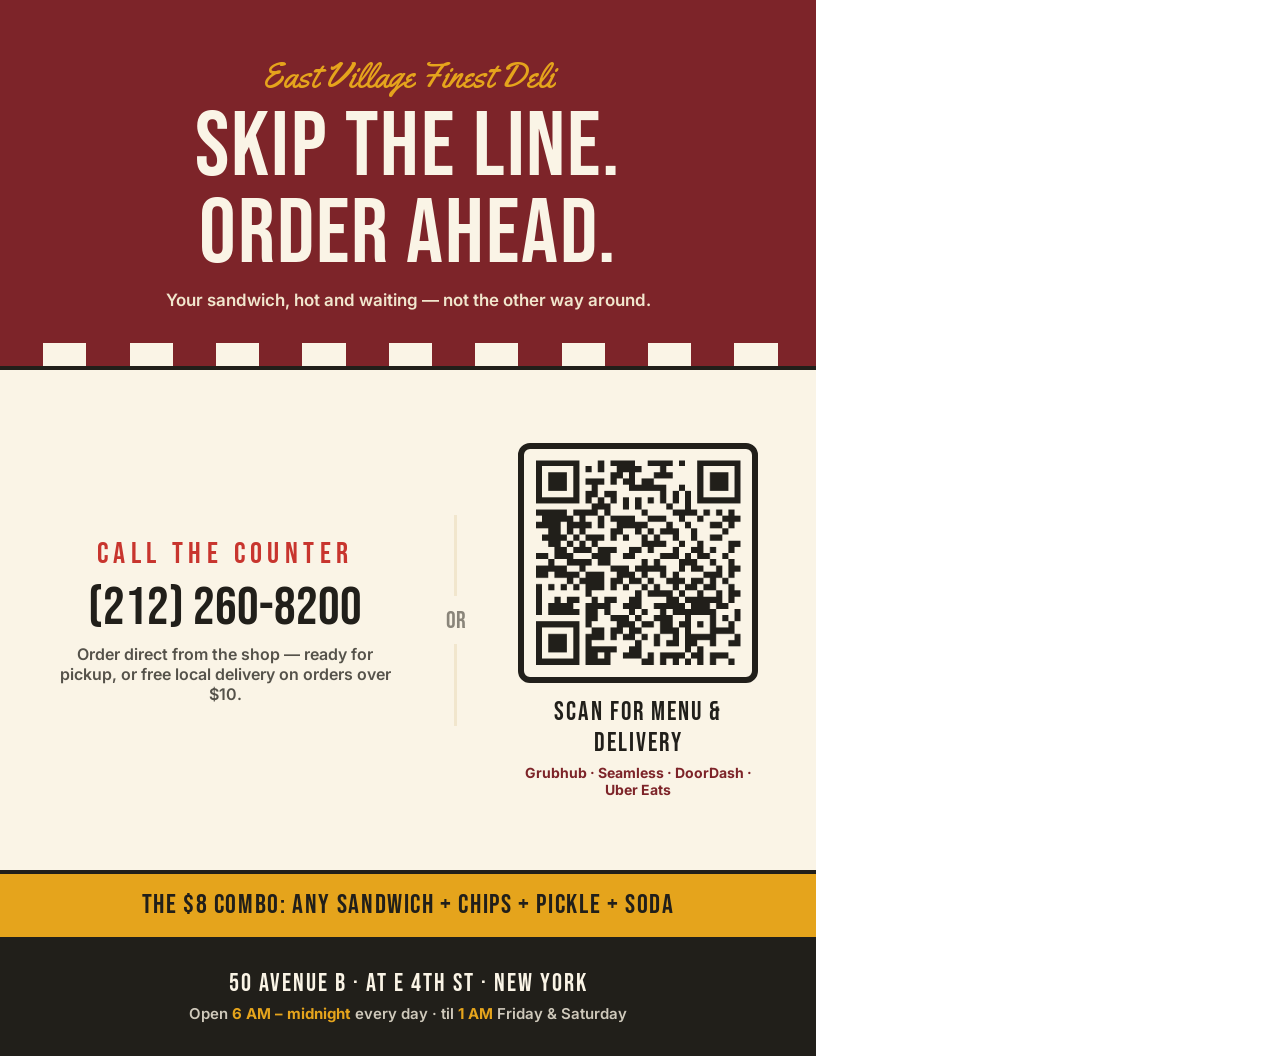
<file: print/order-ahead-flyer.html>
<!DOCTYPE html>
<html lang="en">
<head>
  <meta charset="UTF-8">
  <title>Order Ahead — East Village Finest Deli (print flyer)</title>
  <link rel="preconnect" href="https://fonts.googleapis.com">
  <link rel="preconnect" href="https://fonts.gstatic.com" crossorigin>
  <link href="https://fonts.googleapis.com/css2?family=Bebas+Neue&family=Inter:wght@400;600;700&family=Yellowtail&display=swap" rel="stylesheet">
  <style>
    /* Letter-size flyer for the register line and delivery bags.
       Print from the browser (Ctrl+P), margins: none, background graphics: on. */
    @page { size: letter; margin: 0; }

    * { margin: 0; padding: 0; box-sizing: border-box; }

    :root {
      --maroon: #7d2429;
      --maroon-dark: #611b1f;
      --cream: #faf4e6;
      --cream-dark: #f1e6cd;
      --red: #c8352e;
      --mustard: #e5a41c;
      --ink: #211f1a;
    }

    body { font-family: "Inter", sans-serif; color: var(--ink); }

    .page {
      width: 8.5in;
      height: 11in;
      background: var(--cream);
      display: flex;
      flex-direction: column;
      overflow: hidden;
    }

    .masthead {
      background: var(--maroon);
      color: var(--cream);
      text-align: center;
      padding: 0.55in 0.5in 0.35in;
    }

    .masthead .script {
      font-family: "Yellowtail", cursive;
      font-size: 34px;
      color: var(--mustard);
      display: block;
      margin-bottom: 0.05in;
    }

    .masthead h1 {
      font-family: "Bebas Neue", sans-serif;
      font-weight: 400;
      font-size: 92px;
      line-height: 0.95;
      letter-spacing: 0.02em;
    }

    .masthead p {
      margin-top: 0.12in;
      font-size: 17px;
      font-weight: 600;
      color: var(--cream-dark);
    }

    .awning {
      height: 0.28in;
      background: repeating-linear-gradient(90deg, var(--maroon) 0 0.45in, var(--cream) 0.45in 0.9in);
      border-bottom: 4px solid var(--ink);
    }

    .body {
      flex: 1;
      display: flex;
      align-items: center;
      justify-content: center;
      gap: 0.55in;
      padding: 0.35in 0.6in;
    }

    .call-block { text-align: center; max-width: 3.9in; }

    .call-block .label {
      font-family: "Bebas Neue", sans-serif;
      font-size: 30px;
      letter-spacing: 0.18em;
      color: var(--red);
    }

    .call-block .phone {
      font-family: "Bebas Neue", sans-serif;
      font-size: 54px;
      line-height: 1.05;
      white-space: nowrap;
      margin: 0.08in 0;
    }

    .call-block .sub {
      font-size: 16px;
      font-weight: 600;
      color: #55524a;
    }

    .divider {
      display: flex;
      flex-direction: column;
      align-items: center;
      gap: 0.1in;
      font-family: "Bebas Neue", sans-serif;
      font-size: 24px;
      color: #8a857a;
    }

    .divider::before,
    .divider::after {
      content: "";
      width: 3px;
      height: 0.85in;
      background: var(--cream-dark);
    }

    .qr-block { text-align: center; }

    .qr-block img {
      width: 2.5in;
      height: 2.5in;
      display: block;
      margin: 0 auto 0.15in;
      border: 6px solid var(--ink);
      border-radius: 12px;
      padding: 0.12in;
      background: var(--cream);
    }

    .qr-block .label {
      font-family: "Bebas Neue", sans-serif;
      font-size: 26px;
      letter-spacing: 0.08em;
    }

    .qr-block .apps {
      margin-top: 0.05in;
      font-size: 14px;
      font-weight: 700;
      color: var(--maroon);
    }

    .combo-strip {
      background: var(--mustard);
      border-top: 4px solid var(--ink);
      border-bottom: 4px solid var(--ink);
      text-align: center;
      padding: 0.16in 0.5in;
      font-family: "Bebas Neue", sans-serif;
      font-size: 27px;
      letter-spacing: 0.06em;
    }

    .footer {
      background: var(--ink);
      color: var(--cream);
      text-align: center;
      padding: 0.28in 0.5in 0.34in;
    }

    .footer .address {
      font-family: "Bebas Neue", sans-serif;
      font-size: 25px;
      letter-spacing: 0.08em;
    }

    .footer .hours {
      margin-top: 0.06in;
      font-size: 15px;
      font-weight: 600;
      color: #cfc9bb;
    }

    .footer .hours strong { color: var(--mustard); }
  </style>
</head>
<body>
  <div class="page">
    <header class="masthead">
      <span class="script">East Village Finest Deli</span>
      <h1>Skip the Line.<br>Order Ahead.</h1>
      <p>Your sandwich, hot and waiting &mdash; not the other way around.</p>
    </header>
    <div class="awning"></div>

    <main class="body">
      <div class="call-block">
        <p class="label">Call the counter</p>
        <p class="phone">(212) 260-8200</p>
        <p class="sub">Order direct from the shop &mdash; ready for pickup, or free local delivery on orders over $10.</p>
      </div>
      <div class="divider">or</div>
      <div class="qr-block">
        <img src="qr-code.png" alt="QR code linking to the East Village Finest Deli website">
        <p class="label">Scan for menu &amp; delivery</p>
        <p class="apps">Grubhub &middot; Seamless &middot; DoorDash &middot; Uber Eats</p>
      </div>
    </main>

    <div class="combo-strip">The $8 combo: any sandwich + chips + pickle + soda</div>

    <footer class="footer">
      <p class="address">50 Avenue B &middot; at E 4th St &middot; New York</p>
      <p class="hours">Open <strong>6 AM &ndash; midnight</strong> every day &middot; til <strong>1 AM</strong> Friday &amp; Saturday</p>
    </footer>
  </div>
</body>
</html>
</file>
<file: styles.css>
/* ==========================================================
   East Village Finest Deli — classic NYC deli theme
   ========================================================== */

:root {
  --maroon: #7d2429;
  --maroon-dark: #611b1f;
  --cream: #faf4e6;
  --cream-dark: #f1e6cd;
  --red: #c8352e;
  --mustard: #e5a41c;
  --ink: #211f1a;
  --display: "Bebas Neue", "Arial Narrow", sans-serif;
  --body: "Inter", system-ui, -apple-system, sans-serif;
}

* { margin: 0; padding: 0; box-sizing: border-box; }

html { scroll-behavior: smooth; }

body {
  font-family: var(--body);
  color: var(--ink);
  background: var(--cream);
  line-height: 1.6;
}

img { max-width: 100%; }

a { color: var(--maroon); }

:focus-visible {
  outline: 3px solid var(--red);
  outline-offset: 2px;
  border-radius: 2px;
}

.hero :focus-visible,
.visit :focus-visible,
.site-footer :focus-visible {
  outline-color: var(--mustard);
}

.skip-link {
  position: absolute;
  top: -100%;
  left: 1rem;
  z-index: 100;
  background: var(--ink);
  color: var(--cream);
  font-weight: 600;
  padding: 0.6rem 1.2rem;
  border-radius: 0 0 6px 6px;
  text-decoration: none;
}

.skip-link:focus { top: 0; }

h1, h2, h3, .brand-name, .btn, .card-order, .price-tag {
  font-family: var(--display);
  font-weight: 400;
  letter-spacing: 0.03em;
}

/* ---------- Awning stripes ---------- */
.awning {
  height: 34px;
  background: repeating-linear-gradient(
    90deg,
    var(--maroon) 0 48px,
    var(--cream) 48px 96px
  );
  position: relative;
}
.awning::after {
  content: "";
  position: absolute;
  top: 100%;
  left: 0;
  right: 0;
  height: 14px;
  background:
    radial-gradient(circle at 24px -4px, var(--maroon) 22px, transparent 23px) 0 0 / 96px 14px repeat-x,
    radial-gradient(circle at 24px -4px, var(--cream) 22px, transparent 23px) 48px 0 / 96px 14px repeat-x;
}

/* ---------- Nav ---------- */
.site-nav {
  position: sticky;
  top: 0;
  z-index: 50;
  display: flex;
  align-items: center;
  justify-content: space-between;
  gap: 1rem;
  padding: 0.65rem 1.25rem;
  background: var(--cream);
  border-bottom: 3px solid var(--maroon);
}

.brand {
  display: flex;
  align-items: center;
  gap: 0.6rem;
  text-decoration: none;
  color: var(--ink);
}

.brand-badge {
  display: block;
  width: 2.4rem;
  height: 2.4rem;
  flex-shrink: 0;
}

.brand-name { font-size: 1.35rem; line-height: 1; }

.nav-links {
  display: flex;
  align-items: center;
  gap: 1.4rem;
}

.nav-links a {
  text-decoration: none;
  color: var(--ink);
  font-weight: 600;
  font-size: 0.95rem;
}

.nav-links a:hover { color: var(--red); }

.nav-cta { padding: 0.45rem 1.1rem; }

.nav-status {
  display: inline-flex;
  align-items: center;
  gap: 0.45rem;
  font-size: 0.8rem;
  font-weight: 600;
  color: #55524a;
  white-space: nowrap;
}

.nav-status[hidden] { display: none; }

.nav-status .status-dot { width: 8px; height: 8px; }

@media (max-width: 470px) {
  .nav-status { display: none; }
}

.nav-toggle {
  display: none;
  flex-direction: column;
  gap: 5px;
  background: none;
  border: none;
  cursor: pointer;
  padding: 6px;
}
.nav-toggle span {
  width: 26px;
  height: 3px;
  background: var(--ink);
  border-radius: 2px;
}

/* ---------- Buttons ---------- */
.btn {
  display: inline-block;
  padding: 0.7rem 1.6rem;
  font-size: 1.15rem;
  text-decoration: none;
  border-radius: 4px;
  border: 2px solid var(--red);
  transition: transform 0.12s ease, background 0.12s ease;
}
.btn:hover { transform: translateY(-2px); }

.btn-solid { background: var(--mustard); border-color: var(--mustard); color: var(--ink) !important; }
.btn-solid:hover { background: #c78d13; border-color: #c78d13; }

.btn-outline { background: transparent; color: var(--red); }
.hero .btn-outline { border-color: var(--cream); color: var(--cream); }
.btn-outline:hover { background: rgba(255, 255, 255, 0.08); }

/* ---------- Hero ---------- */
.hero {
  background: var(--maroon);
  color: var(--cream);
  text-align: center;
}

.hero-inner {
  padding: 2rem 1.5rem 4rem;
  max-width: 780px;
  margin: 0 auto;
}

/* ---------- Hero clothesline ---------- */
.hero-line { overflow: hidden; margin-top: 1.4rem; }

.hero-line svg {
  display: block;
  width: 100%;
  height: 96px;
}

.hero-line .sway use {
  transform-box: fill-box;
  transform-origin: 50% 0;
  animation: shirt-sway 5.2s ease-in-out infinite alternate;
}

.hero-line .sway:nth-of-type(even) use {
  animation-duration: 6.4s;
  animation-delay: -2.2s;
}

@keyframes shirt-sway {
  from { rotate: -2.4deg; }
  to   { rotate: 2.4deg; }
}

@media (prefers-reduced-motion: reduce) {
  .hero-line .sway use { animation: none; }
}

.eyebrow {
  font-weight: 700;
  font-size: clamp(1.05rem, 3vw, 1.35rem);
  letter-spacing: 0.3em;
  text-transform: uppercase;
  color: var(--mustard);
  margin-bottom: 1rem;
}

.hero h1 {
  font-size: clamp(3.4rem, 11vw, 6.5rem);
  line-height: 0.95;
  margin-bottom: 1.25rem;
}

.tagline {
  font-size: 1.15rem;
  max-width: 34rem;
  margin: 0 auto 1.5rem;
  color: var(--cream-dark);
}

.open-status {
  display: inline-flex;
  align-items: center;
  gap: 0.5rem;
  background: rgba(0, 0, 0, 0.25);
  padding: 0.45rem 1.1rem;
  border-radius: 999px;
  font-size: 0.9rem;
  font-weight: 600;
  margin-bottom: 2rem;
}

.status-dot {
  width: 10px;
  height: 10px;
  border-radius: 50%;
  background: var(--mustard);
}
.is-open .status-dot { background: #3ddc74; box-shadow: 0 0 8px #3ddc74; }
.is-closed .status-dot { background: var(--red); }
.nav-status.is-open .status-dot { background: #1e9e4f; box-shadow: none; }

.hero-ctas {
  display: flex;
  gap: 1rem;
  justify-content: center;
  flex-wrap: wrap;
}

.hero-apps {
  margin-top: 1.4rem;
  font-size: 0.9rem;
  font-weight: 600;
  color: var(--cream-dark);
}

.hero-apps a { color: var(--cream); }

/* ---------- Ticker ---------- */
.hero-ticker {
  background: var(--mustard);
  color: var(--ink);
  overflow: hidden;
  border-top: 3px solid var(--ink);
  border-bottom: 3px solid var(--ink);
  padding: 0.45rem 0;
  font-family: var(--display);
  font-size: 1.1rem;
  white-space: nowrap;
}

.ticker-track {
  display: inline-block;
  animation: ticker 28s linear infinite;
}

@keyframes ticker {
  from { transform: translateX(0); }
  to   { transform: translateX(-50%); }
}

@media (prefers-reduced-motion: reduce) {
  .ticker-track { animation: none; }
  html { scroll-behavior: auto; }
}

/* ---------- Sections ---------- */
.section { padding: 4.5rem 1.5rem; }

.section-inner { max-width: 1040px; margin: 0 auto; }

.section-eyebrow {
  font-weight: 700;
  font-size: 0.8rem;
  letter-spacing: 0.3em;
  text-transform: uppercase;
  color: var(--red);
  margin-bottom: 0.4rem;
}

.section h2 {
  font-size: clamp(2.4rem, 6vw, 3.6rem);
  line-height: 1;
  margin-bottom: 1.75rem;
}

.section-lede { margin: -1rem 0 1.75rem; max-width: 36rem; }

/* ---------- Menu: signature cards ---------- */
.signature-grid {
  display: grid;
  grid-template-columns: repeat(auto-fit, minmax(280px, 1fr));
  gap: 1.25rem;
}

.card-label {
  font-size: 0.72rem;
  font-weight: 700;
  letter-spacing: 0.18em;
  text-transform: uppercase;
  color: var(--red);
  margin-bottom: 0.3rem;
}

.signature-card {
  position: relative;
  background: #fff;
  border: 2px dashed var(--maroon);
  border-radius: 8px;
  padding: 1.5rem 1.25rem 1.25rem;
}

.signature-card h3 { font-size: 1.55rem; margin-bottom: 0.4rem; padding-right: 2.5rem; }

.signature-card p { font-size: 0.95rem; color: #4c4a44; }

.card-order {
  display: inline-block;
  margin-top: 0.85rem;
  font-size: 1.1rem;
  letter-spacing: 0.05em;
  color: var(--red);
  text-decoration: none;
  border-bottom: 2px solid currentColor;
}

.card-order span {
  display: inline-block;
  transition: transform 0.12s ease;
}

.card-order:hover { color: var(--maroon); }
.card-order:hover span { transform: translateX(4px); }

.price-tag {
  position: absolute;
  top: -14px;
  right: 14px;
  display: grid;
  place-items: center;
  min-width: 3rem;
  height: 3rem;
  padding: 0 0.4rem;
  background: var(--red);
  color: var(--cream);
  font-size: 1.35rem;
  border-radius: 50%;
  transform: rotate(6deg);
  box-shadow: 0 2px 0 rgba(0, 0, 0, 0.2);
}
.price-tag.star { background: var(--mustard); color: var(--ink); }

/* ---------- Menu: category board ---------- */
.board-title { margin-top: 3.25rem; }

.category-grid {
  list-style: none;
  display: grid;
  grid-template-columns: repeat(auto-fill, minmax(190px, 1fr));
  gap: 0.5rem 1.5rem;
  background: var(--maroon);
  color: var(--cream);
  border-radius: 8px;
  padding: 1.75rem 2rem;
  border: 6px double var(--mustard);
}

.category-grid li {
  font-weight: 600;
  font-size: 0.95rem;
  padding-left: 1.1rem;
  position: relative;
}

.category-grid li::before {
  content: "★";
  position: absolute;
  left: 0;
  color: var(--mustard);
  font-size: 0.75rem;
  top: 0.2rem;
}

.menu-note { margin-top: 1.25rem; font-size: 0.95rem; }

/* ---------- Menu: printed-menu board ---------- */
.board-title + .menu-lede { margin: -1rem 0 1.5rem; max-width: 42rem; font-size: 0.95rem; }

.menu-board {
  columns: 2;
  column-gap: 1.25rem;
}

.menu-cat {
  break-inside: avoid;
  background: #fff;
  border: 2px dashed var(--maroon);
  border-radius: 8px;
  padding: 1.4rem 1.4rem 1rem;
  margin-bottom: 1.25rem;
}

.menu-cat h3 {
  display: flex;
  justify-content: space-between;
  align-items: baseline;
  gap: 0.75rem;
  font-size: 1.6rem;
  border-bottom: 3px solid var(--mustard);
  padding-bottom: 0.35rem;
  margin-bottom: 0.6rem;
}

.cat-price { color: var(--red); font-size: 1.35rem; white-space: nowrap; }

.cat-note {
  font-size: 0.85rem;
  color: #6b675e;
  font-style: italic;
  margin-bottom: 0.5rem;
}

.menu-items { list-style: none; }

.menu-items li {
  padding: 0.5rem 0;
  border-bottom: 1px dotted rgba(125, 36, 41, 0.35);
}

.menu-items li:last-child { border-bottom: none; }

.mi-line {
  display: flex;
  justify-content: space-between;
  gap: 0.75rem;
  font-weight: 600;
  font-size: 0.95rem;
}

.mi-price {
  font-family: var(--display);
  font-size: 1.15rem;
  color: var(--red);
  white-space: nowrap;
}

.mi-desc { font-size: 0.85rem; color: #6b675e; line-height: 1.45; }

/* ---------- Catering ---------- */
.catering { background: var(--mustard); }

.catering .section-eyebrow { color: var(--maroon); }

.catering-lede { max-width: 42rem; margin-bottom: 1.5rem; }

.catering .btn-solid {
  background: var(--maroon);
  border-color: var(--maroon);
  color: var(--cream) !important;
}

.catering .btn-solid:hover {
  background: var(--maroon-dark);
  border-color: var(--maroon-dark);
}

.catering-note { margin-top: 1rem; font-size: 0.9rem; font-weight: 600; }

.review-cta { margin-top: 2.25rem; font-weight: 600; }

/* ---------- Order ---------- */
.order { background: var(--cream-dark); }

.order-grid {
  display: grid;
  grid-template-columns: repeat(auto-fit, minmax(210px, 1fr));
  gap: 1rem;
}

.order-card {
  display: flex;
  align-items: center;
  gap: 0.9rem;
  background: #fff;
  border-radius: 8px;
  border-left: 8px solid var(--maroon);
  padding: 1.15rem 1.4rem;
  text-decoration: none;
  color: var(--ink);
  transition: transform 0.12s ease, box-shadow 0.12s ease;
}

.order-card:hover {
  transform: translateY(-3px);
  box-shadow: 0 6px 18px rgba(33, 31, 26, 0.14);
}

.order-logo {
  display: block;
  height: 24px;
  width: auto;
  max-width: 78%;
}

.order-card.seamless .order-logo { height: 38px; }
.order-card.doordash .order-logo { height: 20px; }

.order-card.grubhub  { border-left-color: #ff5500; }
.order-card.seamless { border-left-color: #c90117; }
.order-card.doordash { border-left-color: #ff3008; }
.order-card.ubereats { border-left-color: #06c167; }

.order-arrow {
  margin-left: auto;
  font-size: 1.5rem;
  transition: transform 0.12s ease;
}
.order-card:hover .order-arrow { transform: translateX(5px); }

.call-direct {
  display: block;
  margin-top: 2rem;
  background: var(--maroon);
  color: var(--cream);
  border-radius: 8px;
  padding: 1.4rem 1.6rem;
  text-decoration: none;
  box-shadow: 4px 4px 0 rgba(33, 31, 26, 0.15);
  transition: transform 0.12s ease, box-shadow 0.12s ease;
}

.call-direct:hover {
  transform: translateY(-3px);
  box-shadow: 4px 7px 0 rgba(33, 31, 26, 0.18);
}

.call-direct-label {
  display: block;
  font-size: 0.75rem;
  font-weight: 700;
  letter-spacing: 0.25em;
  text-transform: uppercase;
  color: var(--mustard);
  margin-bottom: 0.3rem;
}

.call-direct-number {
  display: block;
  font-family: var(--display);
  font-weight: 400;
  font-size: clamp(2rem, 6vw, 2.8rem);
  line-height: 1.05;
}

.call-direct-note {
  display: block;
  margin-top: 0.4rem;
  font-size: 0.95rem;
  color: var(--cream-dark);
}

/* ---------- About ---------- */
.storefront {
  margin: 0 0 2.75rem;
}

.storefront svg {
  display: block;
  width: 100%;
  height: auto;
  border: 3px solid var(--ink);
  border-radius: 10px;
  box-shadow: 6px 6px 0 rgba(33, 31, 26, 0.15);
}

.storefront figcaption {
  text-align: center;
  font-size: 0.9rem;
  color: #6b675e;
  font-style: italic;
  margin-top: 0.75rem;
}

.about-cols {
  display: grid;
  grid-template-columns: 1.4fr 1fr;
  gap: 2.5rem;
  align-items: start;
}

.about-story p { margin-bottom: 1.1rem; }

.about-quotes {
  list-style: none;
  display: grid;
  gap: 1rem;
}

.quote-card {
  background: var(--mustard);
  color: var(--ink);
  border-radius: 8px;
  padding: 1.1rem 1.3rem;
  transform: rotate(-1deg);
  box-shadow: 3px 3px 0 rgba(33, 31, 26, 0.15);
}
.quote-card:nth-child(2) { transform: rotate(1deg); background: var(--cream-dark); }
.quote-card:nth-child(3) { transform: rotate(-0.5deg); background: #fff; }

.quote-card p { font-weight: 700; font-size: 1.05rem; margin-bottom: 0.25rem; }
.quote-card span { font-size: 0.85rem; color: #3a372f; }

/* ---------- Crew uniform figure ---------- */
.uniform { margin: 2.75rem 0 0; }

.uniform svg {
  display: block;
  width: 100%;
  height: auto;
  border: 3px solid var(--ink);
  border-radius: 10px;
  box-shadow: 6px 6px 0 rgba(33, 31, 26, 0.15);
}

.uniform figcaption {
  text-align: center;
  font-size: 0.9rem;
  color: #6b675e;
  font-style: italic;
  margin-top: 0.75rem;
}

/* ---------- Visit ---------- */
.visit { background: var(--maroon); color: var(--cream); }
.visit .section-eyebrow { color: var(--mustard); }
.visit a { color: var(--cream); }

.visit-cols {
  display: grid;
  grid-template-columns: 1fr 1fr;
  gap: 2.5rem;
}

.visit h3 {
  font-size: 1.4rem;
  color: var(--mustard);
  margin: 1.5rem 0 0.4rem;
}
.visit h3:first-child { margin-top: 0; }

.visit-address { font-size: 1.15rem; margin-bottom: 1rem; }

.visit-phone { font-size: 1.15rem; font-weight: 700; }

.visit .btn-outline { border-color: var(--cream); color: var(--cream); }
.visit .btn-outline:hover { background: rgba(255, 255, 255, 0.1); }

.hours-table { width: 100%; border-collapse: collapse; }

.hours-table th,
.hours-table td {
  text-align: left;
  padding: 0.45rem 0.6rem;
  border-bottom: 1px solid rgba(250, 244, 230, 0.25);
  font-size: 0.98rem;
}

.hours-table th { font-weight: 600; }

.hours-table tr.today th,
.hours-table tr.today td {
  background: var(--mustard);
  color: var(--ink);
  font-weight: 700;
}

.visit-map { margin-top: 2.5rem; }

.visit-map iframe {
  display: block;
  width: 100%;
  height: 340px;
  border: 3px solid var(--ink);
  border-radius: 10px;
  background: var(--cream-dark);
}

/* ---------- Footer ---------- */
.site-footer {
  background: var(--ink);
  color: var(--cream);
  text-align: center;
  padding-bottom: 2.5rem;
}

.awning-footer { margin-bottom: 2.25rem; }

.site-footer a { color: var(--mustard); }

.footer-patch {
  display: block;
  width: 200px;
  height: auto;
  margin: 0 auto 1rem;
  filter: drop-shadow(0 3px 0 rgba(0, 0, 0, 0.4));
}

.footer-order {
  margin-top: 0.4rem;
  font-weight: 600;
  padding: 0 1.5rem;
}

.footer-note {
  margin-top: 1rem;
  font-size: 0.85rem;
  color: #b5b0a4;
  padding: 0 1.5rem;
}

/* ---------- Sticky order bar (mobile) ---------- */
.order-bar { display: none; }

/* ---------- Mobile ---------- */
@media (max-width: 760px) {
  .nav-toggle { display: flex; }

  .nav-links {
    display: none;
    position: absolute;
    top: 100%;
    left: 0;
    right: 0;
    flex-direction: column;
    align-items: flex-start;
    gap: 0;
    background: var(--cream);
    border-bottom: 3px solid var(--maroon);
    padding: 0.5rem 1.25rem 1rem;
  }

  .nav-links.open { display: flex; }

  .nav-links a {
    padding: 0.7rem 0;
    width: 100%;
    font-size: 1.05rem;
  }

  .nav-cta { text-align: center; margin-top: 0.5rem; }

  .brand-name { font-size: 1.15rem; }

  .about-cols,
  .visit-cols { grid-template-columns: 1fr; }

  .menu-board { columns: 1; }

  .section { padding: 3.25rem 1.25rem; }

  body { padding-bottom: 76px; }

  .order-bar {
    position: fixed;
    left: 0;
    right: 0;
    bottom: 0;
    z-index: 40;
    display: grid;
    grid-template-columns: 1fr 1fr;
    gap: 0.5rem;
    background: var(--ink);
    border-top: 3px solid var(--mustard);
    padding: 0.5rem;
    padding-bottom: calc(0.5rem + env(safe-area-inset-bottom));
  }

  .order-bar a {
    font-family: var(--display);
    font-size: 1.15rem;
    letter-spacing: 0.04em;
    text-align: center;
    text-decoration: none;
    padding: 0.65rem 0.5rem;
    border-radius: 4px;
  }

  .order-bar-call {
    color: var(--cream);
    border: 2px solid var(--cream);
  }

  .order-bar-order {
    background: var(--mustard);
    color: var(--ink);
    border: 2px solid var(--mustard);
  }
}
</file>
